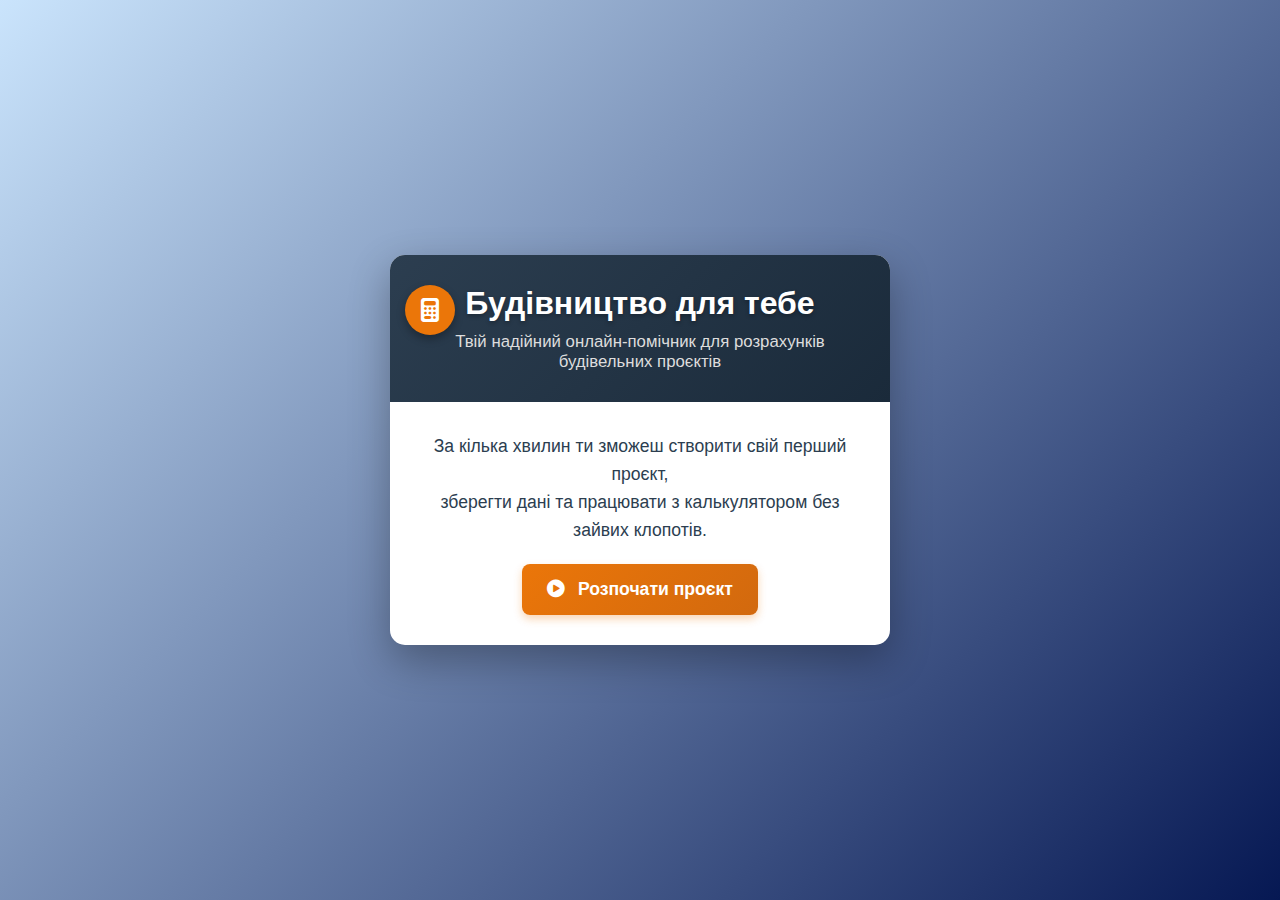
<file: index.html>
<!DOCTYPE html>
<html lang="uk">
<head>
    <meta charset="UTF-8">
    <meta name="viewport" content="width=device-width, initial-scale=1.0">
    <title>Будівельний калькулятор</title>
    <link rel="stylesheet" href="styles/style.css">
    <link rel="stylesheet" href="https://cdnjs.cloudflare.com/ajax/libs/font-awesome/6.4.0/css/all.min.css">
</head>
<body>
    <div class="welcome-container">
        <div class="header">
            <div class="logo">
                <i class="fas fa-calculator"></i>
            </div>
            <h1>Будівництво для тебе</h1>
            <p>Твій надійний онлайн-помічник для розрахунків будівельних проєктів</p>
        </div>

        <div class="intro">
            <p class="welcome-text">
                За кілька хвилин ти зможеш створити свій перший проєкт,<br>
                зберегти дані та працювати з калькулятором без зайвих клопотів.
            </p>
            <button class="start-button" onclick="window.location.href='register.html'">
                <i class="fas fa-play-circle"></i> Розпочати проєкт
            </button>
        </div>
    </div>
</body>
</html>
</file>
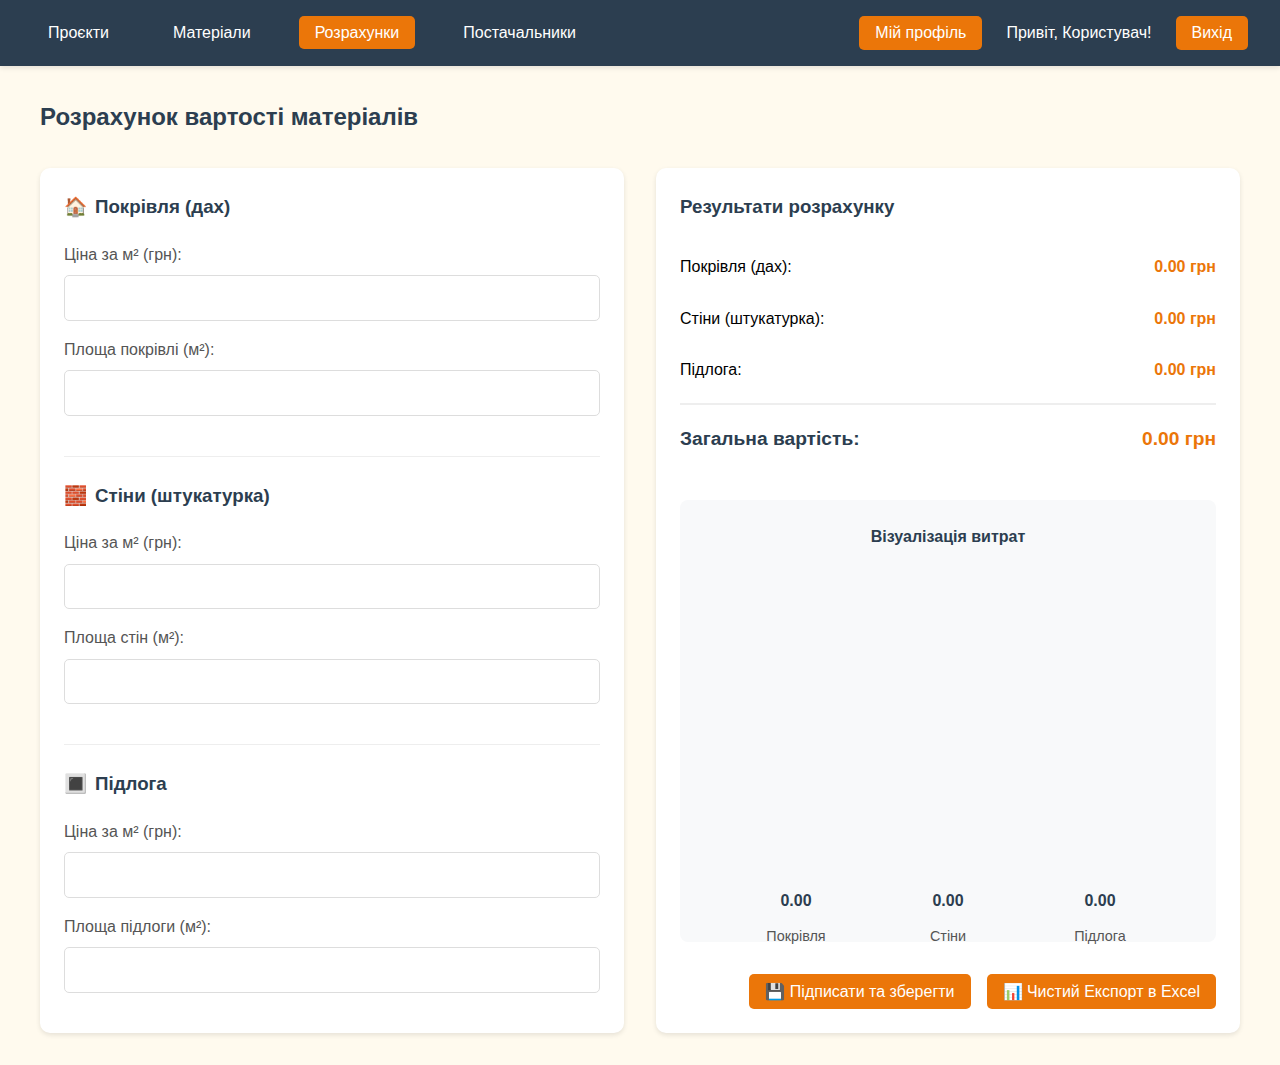
<file: calculations.html>
<!DOCTYPE html>
<html lang="uk">
<head>
    <meta charset="UTF-8">
    <meta name="viewport" content="width=device-width, initial-scale=1.0">
    <title>Розрахунки | Будівельний калькулятор</title>
    <script src="https://cdn.sheetjs.com/xlsx-0.20.0/package/dist/xlsx.full.min.js"></script>
    <link rel="stylesheet" href="styles/style6.css">
</head>
<body>
    <!-- Навігаційне меню -->
    <header class="dashboard-header">
        <nav class="nav-menu">
            <ul class="nav-list">
                <li><a href="dashboard.html" class="nav-link">Проєкти</a></li>
                <li><a href="materials.html" class="nav-link">Матеріали</a></li>
                <li><a href="calculation.html" class="nav-link active">Розрахунки</a></li>
                <li><a href="suppliers.html" class="nav-link">Постачальники</a></li>
            </ul>
        </nav>
        <div class="user-panel">
            <button class="profile" onclick="window.location.href='profile.html'">Мій профіль</button>
            <span class="username">Привіт, Користувач!</span>
            <button class="logout-btn" onclick="window.location.href='login.html'">Вихід</button>
        </div>
    </header>

    <!-- Основний вміст -->
    <main class="dashboard-main">
        <div class="section-header">
            <h2 class="section-title">Розрахунок вартості матеріалів</h2>
        </div>
        
        <div class="calculation-container">
            <!-- Ліва колонка: Введення даних -->
            <div class="input-section">
                <div class="calculation-block">
                    <h3 class="block-title">
                        <span>🏠</span> Покрівля (дах)
                    </h3>
                    <div class="input-group">
                        <label for="roof-price">Ціна за м² (грн):</label>
                        <input type="number" id="roof-price" min="0" step="0.01" value="">
                    </div>
                    <div class="input-group">
                        <label for="roof-area">Площа покрівлі (м²):</label>
                        <input type="number" id="roof-area" min="0" step="0.1" value="">
                    </div>
                </div>
                
                <div class="calculation-block">
                    <h3 class="block-title">
                        <span>🧱</span> Стіни (штукатурка)
                    </h3>
                    <div class="input-group">
                        <label for="walls-price">Ціна за м² (грн):</label>
                        <input type="number" id="walls-price" min="0" step="0.01" value="">
                    </div>
                    <div class="input-group">
                        <label for="walls-area">Площа стін (м²):</label>
                        <input type="number" id="walls-area" min="0" step="0.1" value="">
                    </div>
                </div>
                
                <div class="calculation-block">
                    <h3 class="block-title">
                        <span>🔳</span> Підлога
                    </h3>
                    <div class="input-group">
                        <label for="floor-price">Ціна за м² (грн):</label>
                        <input type="number" id="floor-price" min="0" step="0.01" value="">
                    </div>
                    <div class="input-group">
                        <label for="floor-area">Площа підлоги (м²):</label>
                        <input type="number" id="floor-area" min="0" step="0.1" value="">
                    </div>
                </div>
            </div>
            
            <!-- Права колонка: Результати та візуалізація -->
            <div class="result-section">
                <h3 class="block-title">Результати розрахунку</h3>
                
                <div class="result-item">
                    <span>Покрівля (дах):</span>
                    <span class="cost-value" id="roof-result"></span>
                </div>
                
                <div class="result-item">
                    <span>Стіни (штукатурка):</span>
                    <span class="cost-value" id="walls-result"></span>
                </div>
                
                <div class="result-item">
                    <span>Підлога:</span>
                    <span class="cost-value" id="floor-result"></span>
                </div>
                
                <div class="result-item total">
                    <span>Загальна вартість:</span>
                    <span class="cost-value" id="total-result"></span>
                </div>
                
                <div class="visualization">
                    <h4 class="visualization-title">Візуалізація витрат</h4>
                    <div class="cost-bars">
                        <div class="cost-bar" id="roof-bar" style="height: 120px;">
                            <div class="cost-bar-value"></div>
                            <div class="cost-bar-label">Покрівля</div>
                        </div>
                        <div class="cost-bar" id="walls-bar" style="height: 200px;">
                            <div class="cost-bar-value"></div>
                            <div class="cost-bar-label">Стіни</div>
                        </div>
                        <div class="cost-bar" id="floor-bar" style="height: 109px;">
                            <div class="cost-bar-value"></div>
                            <div class="cost-bar-label">Підлога</div>
                        </div>
                    </div>
                </div>
                
                <div class="save-container">
                    <button class="save-btn" id="save-calculation">
                        <span>💾</span> Підписати та зберегти
                    </button>
                    <button class="export-btn" id="export-excel">
                        <span>📊</span> Чистий Експорт в Excel
                    </button>
                </div>
            </div>
        </div>
    </main>
    
    <!-- Модальне вікно для збереження -->
    <div class="modal" id="save-modal">
        <div class="modal-content">
            <div class="modal-header">
                <h3 class="modal-title">Зберегти кошторис</h3>
                <button class="close-btn" id="close-modal">&times;</button>
            </div>
            <div class="modal-input-group">
                <label for="estimate-name">Назва кошторису:</label>
                <input type="text" id="estimate-name" placeholder="Наприклад: Котедж 'Сонячний'">
            </div>
            <div class="modal-input-group">
                <label for="estimate-date">Дата:</label>
                <input type="date" id="estimate-date">
            </div>
            <div class="modal-buttons">
                <button class="export-btn" id="export-only">Експортувати</button>
                <button class="save-btn" id="save-and-export">Зберегти та експортувати</button>
            </div>
        </div>
    </div>

    <script>
        // Отримуємо всі необхідні елементи
        const roofPrice = document.getElementById('roof-price');
        const roofArea = document.getElementById('roof-area');
        const wallsPrice = document.getElementById('walls-price');
        const wallsArea = document.getElementById('walls-area');
        const floorPrice = document.getElementById('floor-price');
        const floorArea = document.getElementById('floor-area');
        
        const roofResult = document.getElementById('roof-result');
        const wallsResult = document.getElementById('walls-result');
        const floorResult = document.getElementById('floor-result');
        const totalResult = document.getElementById('total-result');
        
        const roofBar = document.getElementById('roof-bar');
        const wallsBar = document.getElementById('walls-bar');
        const floorBar = document.getElementById('floor-bar');
        
        const saveBtn = document.getElementById('save-calculation');
        const exportBtn = document.getElementById('export-excel');
        const saveModal = document.getElementById('save-modal');
        const closeModal = document.getElementById('close-modal');
        const exportOnlyBtn = document.getElementById('export-only');
        const saveAndExportBtn = document.getElementById('save-and-export');
        const estimateName = document.getElementById('estimate-name');
        const estimateDate = document.getElementById('estimate-date');
        
        // Поточна дата для поля вводу дати
        const today = new Date().toISOString().split('T')[0];
        estimateDate.value = today;
        
        // Функція для форматування чисел у грошовий формат
        function formatCurrency(value) {
            return value.toFixed(2).replace(/\d(?=(\d{3})+\.)/g, '$& ') + ' грн';
        }
        
        // Функція для форматування чисел для відображення
        function formatNumber(value) {
            return value.toFixed(2).replace(/\d(?=(\d{3})+\.)/g, '$& ');
        }
        
        // Функція для розрахунку вартості
        function calculateCosts() {
            // Отримуємо значення
            const rPrice = parseFloat(roofPrice.value) || 0;
            const rArea = parseFloat(roofArea.value) || 0;
            const wPrice = parseFloat(wallsPrice.value) || 0;
            const wArea = parseFloat(wallsArea.value) || 0;
            const fPrice = parseFloat(floorPrice.value) || 0;
            const fArea = parseFloat(floorArea.value) || 0;
            
            // Розраховуємо вартість
            const roofCost = rPrice * rArea;
            const wallsCost = wPrice * wArea;
            const floorCost = fPrice * fArea;
            const totalCost = roofCost + wallsCost + floorCost;
            
            // Оновлюємо результати
            roofResult.textContent = formatCurrency(roofCost);
            wallsResult.textContent = formatCurrency(wallsCost);
            floorResult.textContent = formatCurrency(floorCost);
            totalResult.textContent = formatCurrency(totalCost);
            
            // Оновлюємо стовпчикову діаграму
            updateVisualization(roofCost, wallsCost, floorCost, totalCost);
            
            return {
                roof: { price: rPrice, area: rArea, cost: roofCost },
                walls: { price: wPrice, area: wArea, cost: wallsCost },
                floor: { price: fPrice, area: fArea, cost: floorCost },
                total: totalCost
            };
        }
        
        // Функція для оновлення візуалізації
        function updateVisualization(roof, walls, floor, total) {
            // Знаходимо максимальне значення для масштабування
            const maxValue = Math.max(roof, walls, floor, 1);
            const scale = 200 / maxValue; // 200px - максимальна висота
            
            roofBar.style.height = (roof * scale) + 'px';
            wallsBar.style.height = (walls * scale) + 'px';
            floorBar.style.height = (floor * scale) + 'px';
            
            // Оновлюємо значення на стовпцях
            roofBar.querySelector('.cost-bar-value').textContent = formatNumber(roof);
            wallsBar.querySelector('.cost-bar-value').textContent = formatNumber(walls);
            floorBar.querySelector('.cost-bar-value').textContent = formatNumber(floor);
        }
        
        // Функція для експорту в Excel
        function exportToExcel() {
            const data = calculateCosts();
            
            // Створюємо робочу книгу
            const wb = XLSX.utils.book_new();
            
            // Додаємо заголовки
            const wsData = [
                ["КОШТОРИС БУДІВЕЛЬНИХ МАТЕРІАЛІВ"],
                ["Назва кошторису:", estimateName.value || "Без назви"],
                ["Дата створення:", estimateDate.value],
                [], // Пустий рядок
                ["Тип робіт", "Ціна за м² (грн)", "Площа (м²)", "Загальна вартість (грн)"],
                [
                    "Покрівля (дах)", 
                    data.roof.price, 
                    data.roof.area, 
                    data.roof.cost
                ],
                [
                    "Стіни (штукатурка)", 
                    data.walls.price, 
                    data.walls.area, 
                    data.walls.cost
                ],
                [
                    "Підлога", 
                    data.floor.price, 
                    data.floor.area, 
                    data.floor.cost
                ],
                [],
                ["Загальна вартість", "", "", data.total]
            ];
            
            // Створюємо робочий аркуш
            const ws = XLSX.utils.aoa_to_sheet(wsData);
            
            // Додаємо аркуш до книги
            XLSX.utils.book_append_sheet(wb, ws, "Кошторис");
            
            // Форматуємо комірки
            if (!ws['!merges']) ws['!merges'] = [];
            ws['!merges'].push({s: {r: 0, c: 0}, e: {r: 0, c: 3}});
            ws['!merges'].push({s: {r: 1, c: 1}, e: {r: 1, c: 3}});
            ws['!merges'].push({s: {r: 2, c: 1}, e: {r: 2, c: 3}});
            
            // Генеруємо назву файлу
            const fileName = `кошторис_${estimateName.value || 'без_назви'}_${estimateDate.value}.xlsx`;
            
            // Записуємо файл
            XLSX.writeFile(wb, fileName);
        }
        
        // Додаємо обробники подій для всіх полів вводу
        const inputs = document.querySelectorAll('input[type="number"]');
        inputs.forEach(input => {
            input.addEventListener('input', calculateCosts);
        });
        
        // Обробник для кнопки збереження
        saveBtn.addEventListener('click', function() {
            saveModal.style.display = 'flex';
        });
        
        // Обробник для кнопки експорту
        exportBtn.addEventListener('click', function() {
            exportToExcel();
        });
        
        // Обробник для кнопки закриття модального вікна
        closeModal.addEventListener('click', function() {
            saveModal.style.display = 'none';
        });
        
        // Обробник для кнопки "Експортувати" у модальному вікні
        exportOnlyBtn.addEventListener('click', function() {
            exportToExcel();
            saveModal.style.display = 'none';
        });
        
        // Обробник для кнопки "Зберегти та експортувати"
        saveAndExportBtn.addEventListener('click', function() {
            // Тут буде логіка збереження в базі даних
            alert('Кошторис збережено в системі!');
            exportToExcel();
            saveModal.style.display = 'none';
        });
        
        // Закриваємо модальне вікно при кліку за його межами
        window.addEventListener('click', function(e) {
            if (e.target === saveModal) {
                saveModal.style.display = 'none';
            }
        });
        
        // Виконуємо початковий розрахунок
        calculateCosts();
    </script>
</body>
</html>
</file>
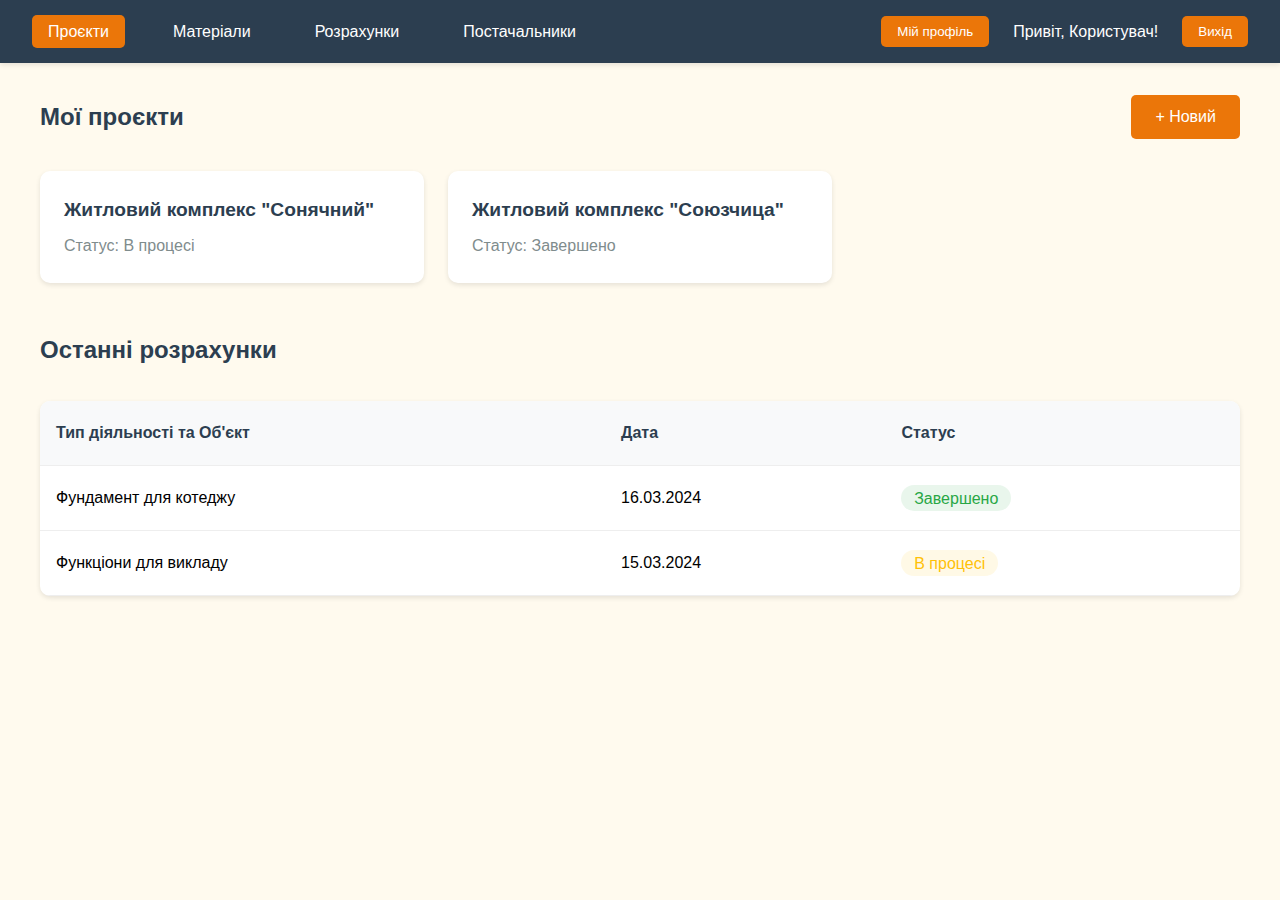
<file: dashboard.html>
<!DOCTYPE html>
<html lang="uk">
<head>
    <meta charset="UTF-8">
    <meta name="viewport" content="width=device-width, initial-scale=1.0">
    <title>Дашборд | Будівельний калькулятор</title>
    <link rel="stylesheet" href="styles/style3.css">
</head>
<body>
    <!-- Навігаційне меню -->
    <header class="dashboard-header">
        <nav class="nav-menu">
            <ul class="nav-list">
                <li><a href="#" class="nav-link active">Проєкти</a></li>
                <li><a href="materials.html" class="nav-link">Матеріали</a></li>
                <li><a href="calculations.html" class="nav-link">Розрахунки</a></li>
                <li><a href="suppliers.html" class="nav-link">Постачальники</a></li>
            </ul>
        </nav>
        <div class="user-panel">
            <button class="profile" onclick="window.location.href='profile.html'">Мій профіль</button>
            <span class="username">Привіт, Користувач!</span>
            <button class="logout-btn" onclick="window.location.href='login.html'">Вихід</button>
        </div>
    </header>

    <!-- Основний вміст -->
    <main class="dashboard-main">
        <!-- Секція "Мої проекти" -->
        <section class="projects-section">
            <div class="section-header">
                <h2 class="section-title">Мої проєкти</h2>
               <button class="new-project-btn" onclick="window.location.href='new-project.html'">+ Новий</button>
            </div>
            <div class="projects-list">
                <div class="project-card">
                    <h3 class="project-title">Житловий комплекс "Сонячний"</h3>
                    <p class="project-status">Статус: В процесі</p>
                </div>
                <div class="project-card">
                    <h3 class="project-title">Житловий комплекс "Союзчица"</h3>
                    <p class="project-status">Статус: Завершено</p>
                </div>
            </div>
        </section>

        <!-- Секція "Останні розрахунки" -->
        <section class="calculations-section">
            <div class="section-header">
                <h2 class="section-title">Останні розрахунки</h2> <!-- Додано клас -->
            </div>
            <table class="calculations-table">
                <thead>
                    <tr>
                        <th>Тип діяльності та Об'єкт</th>
                        <th>Дата</th>
                        <th>Статус</th>
                    </tr>
                </thead>
                <tbody>
                    <tr>
                        <td>Фундамент для котеджу</td>
                        <td>16.03.2024</td>
                        <td><span class="status-completed">Завершено</span></td>
                    </tr>
                    <tr>
                        <td>Функціони для викладу</td>
                        <td>15.03.2024</td>
                        <td><span class="status-in-progress">В процесі</span></td>
                    </tr>
                </tbody>
            </table>
        </section>
    </main>
</body>
</html>
</file>
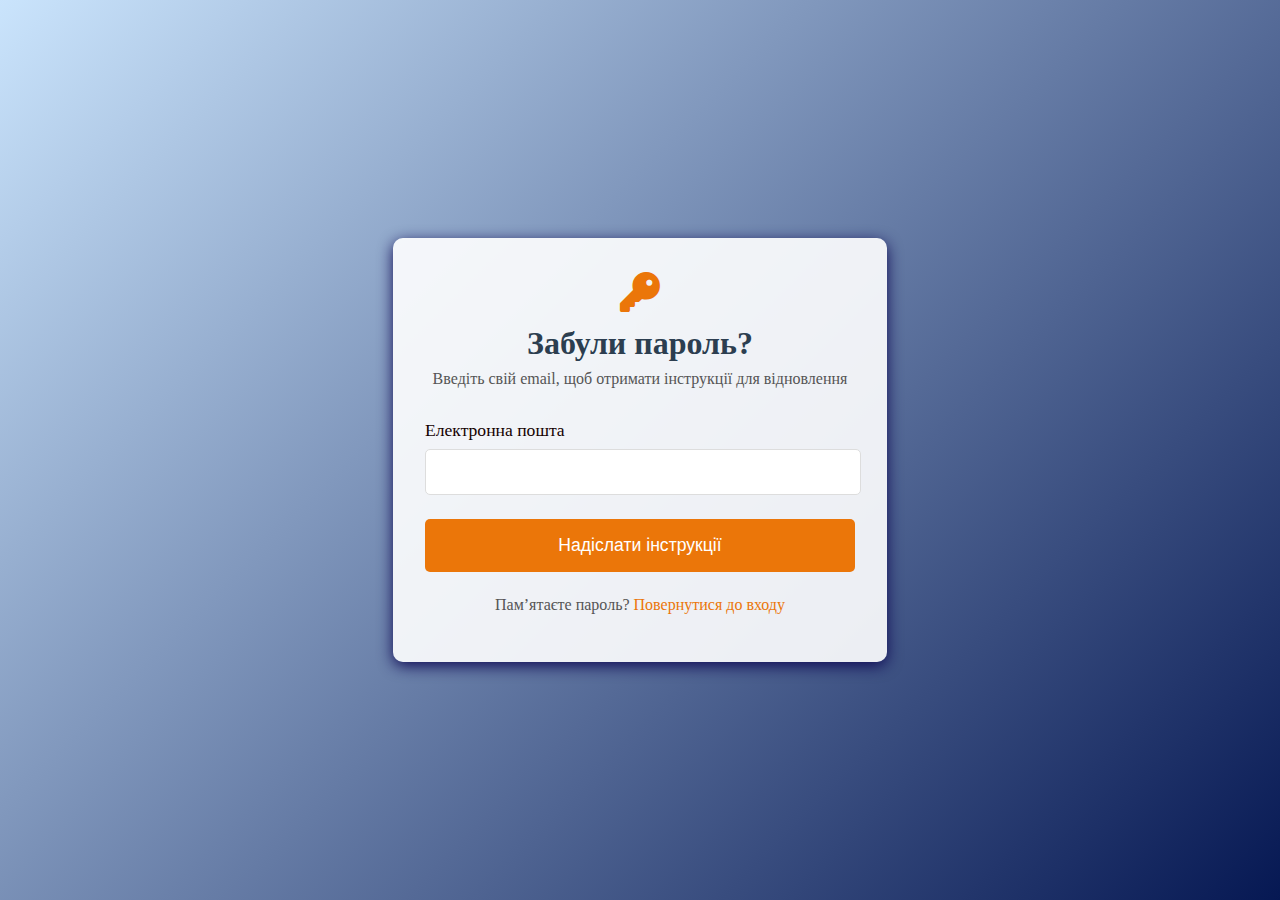
<file: forgot-password.html>
<!DOCTYPE html>
<html lang="uk">
<head>
    <meta charset="UTF-8">
    <meta name="viewport" content="width=device-width, initial-scale=1.0">
    <title>Забули пароль | Будівельний калькулятор</title>
    <link rel="stylesheet" href="https://cdnjs.cloudflare.com/ajax/libs/font-awesome/6.4.0/css/all.min.css">
       <link rel="stylesheet" href="styles/style0.css">
</head>
<body>
    <div class="auth-container">
        <div class="auth-header">
            <div class="logo">
                <i class="fas fa-key"></i>
            </div>
            <h1>Забули пароль?</h1>
            <p>Введіть свій email, щоб отримати інструкції для відновлення</p>
        </div>

        <form onsubmit="recoverPassword(event)">
            <div class="input-group">
                <label for="email">Електронна пошта</label>
                <input type="email" id="email" required>
            </div>

            <button type="submit" class="auth-button">Надіслати інструкції</button>

            <p class="register-link">
                Пам’ятаєте пароль? <a href="login.html">Повернутися до входу</a>
            </p>
        </form>
    </div>

    <script>
        function recoverPassword(event) {
            event.preventDefault();
            const email = document.getElementById('email').value.trim();
            
            if (email) {
                alert("Інструкції для відновлення надіслані на: " + email);
                // Тут можна зробити реальну відправку через fetch або XMLHttpRequest
                // fetch('/api/password-reset', { method: 'POST', body: JSON.stringify({email}) ... });
            } else {
                alert("Будь ласка, введіть адресу електронної пошти.");
            }
        }
    </script>
</body>
</html>
</file>
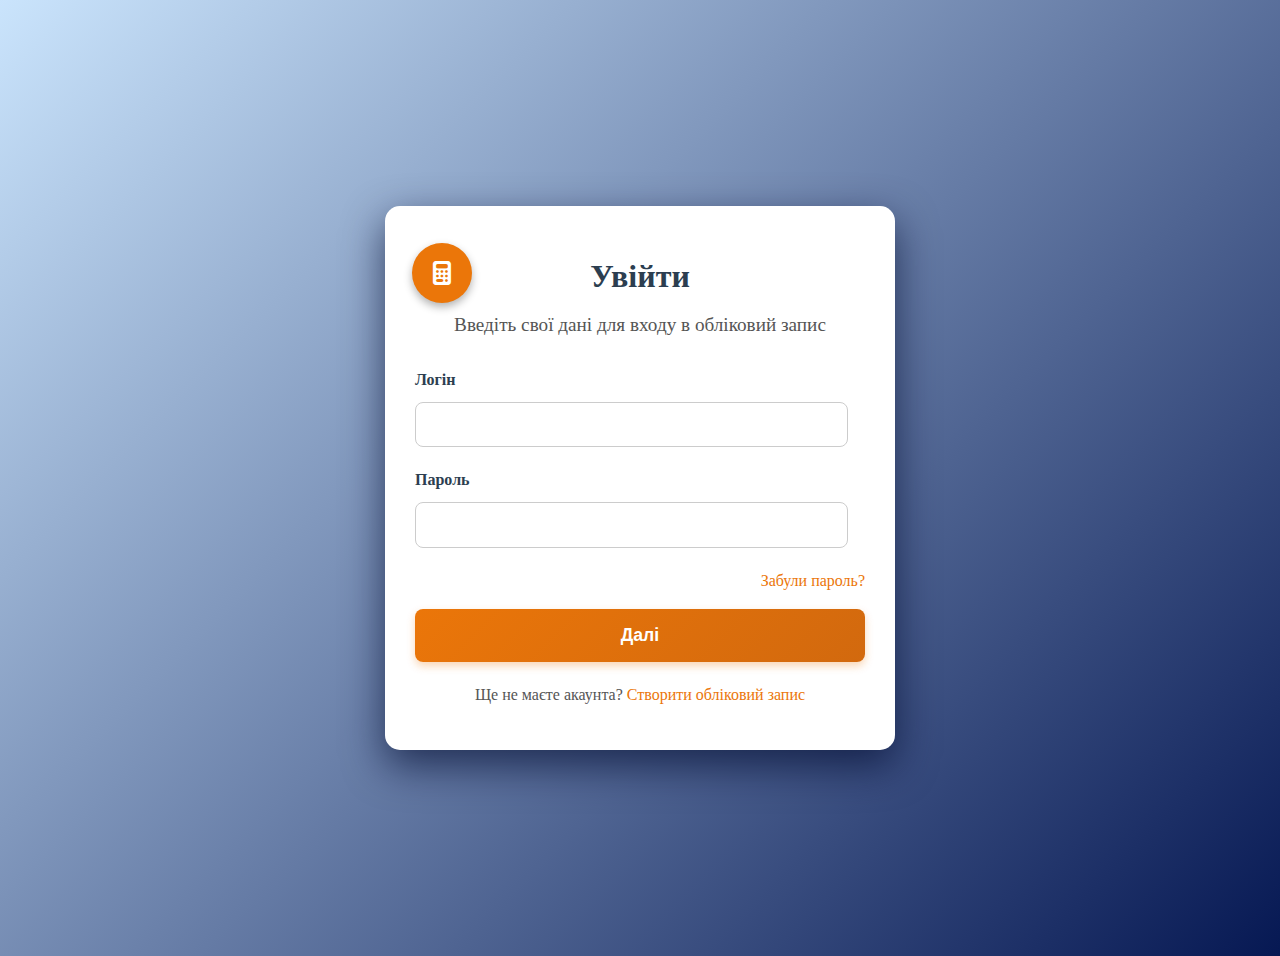
<file: login.html>
<!DOCTYPE html>
<html lang="uk">
<head>
    <meta charset="UTF-8">
    <meta name="viewport" content="width=device-width, initial-scale=1.0">
    <title>Увійти | Будівельний калькулятор</title>
    <link rel="stylesheet" href="styles/style1.css">
    <link rel="stylesheet" href="https://cdnjs.cloudflare.com/ajax/libs/font-awesome/6.4.0/css/all.min.css">
</head>
<body>
    <div class="auth-container">
        <div class="auth-header">
            <div class="logo">
                <i class="fas fa-calculator"></i>
            </div>
            <h1>Увійти</h1>
            <p>Введіть свої дані для входу в обліковий запис</p>
        </div>

        <form class="auth-form" onsubmit="loginUser(event)">
            <div class="input-group">
                <label for="login">Логін</label>
                <input type="text" id="login" required>
            </div>

            <div class="input-group">
                <label for="password">Пароль</label>
                <input type="password" id="password" required>
            </div>

         <a href="forgot-password.html" class="forgot-password">Забули пароль?</a>
            <button type="submit" class="auth-button">Далі</button>
            <p class="register-link">
                Ще не маєте акаунта? <a href="register.html">Створити обліковий запис</a>
            </p>
        </form>
    </div>
</body>
</html>
</file>
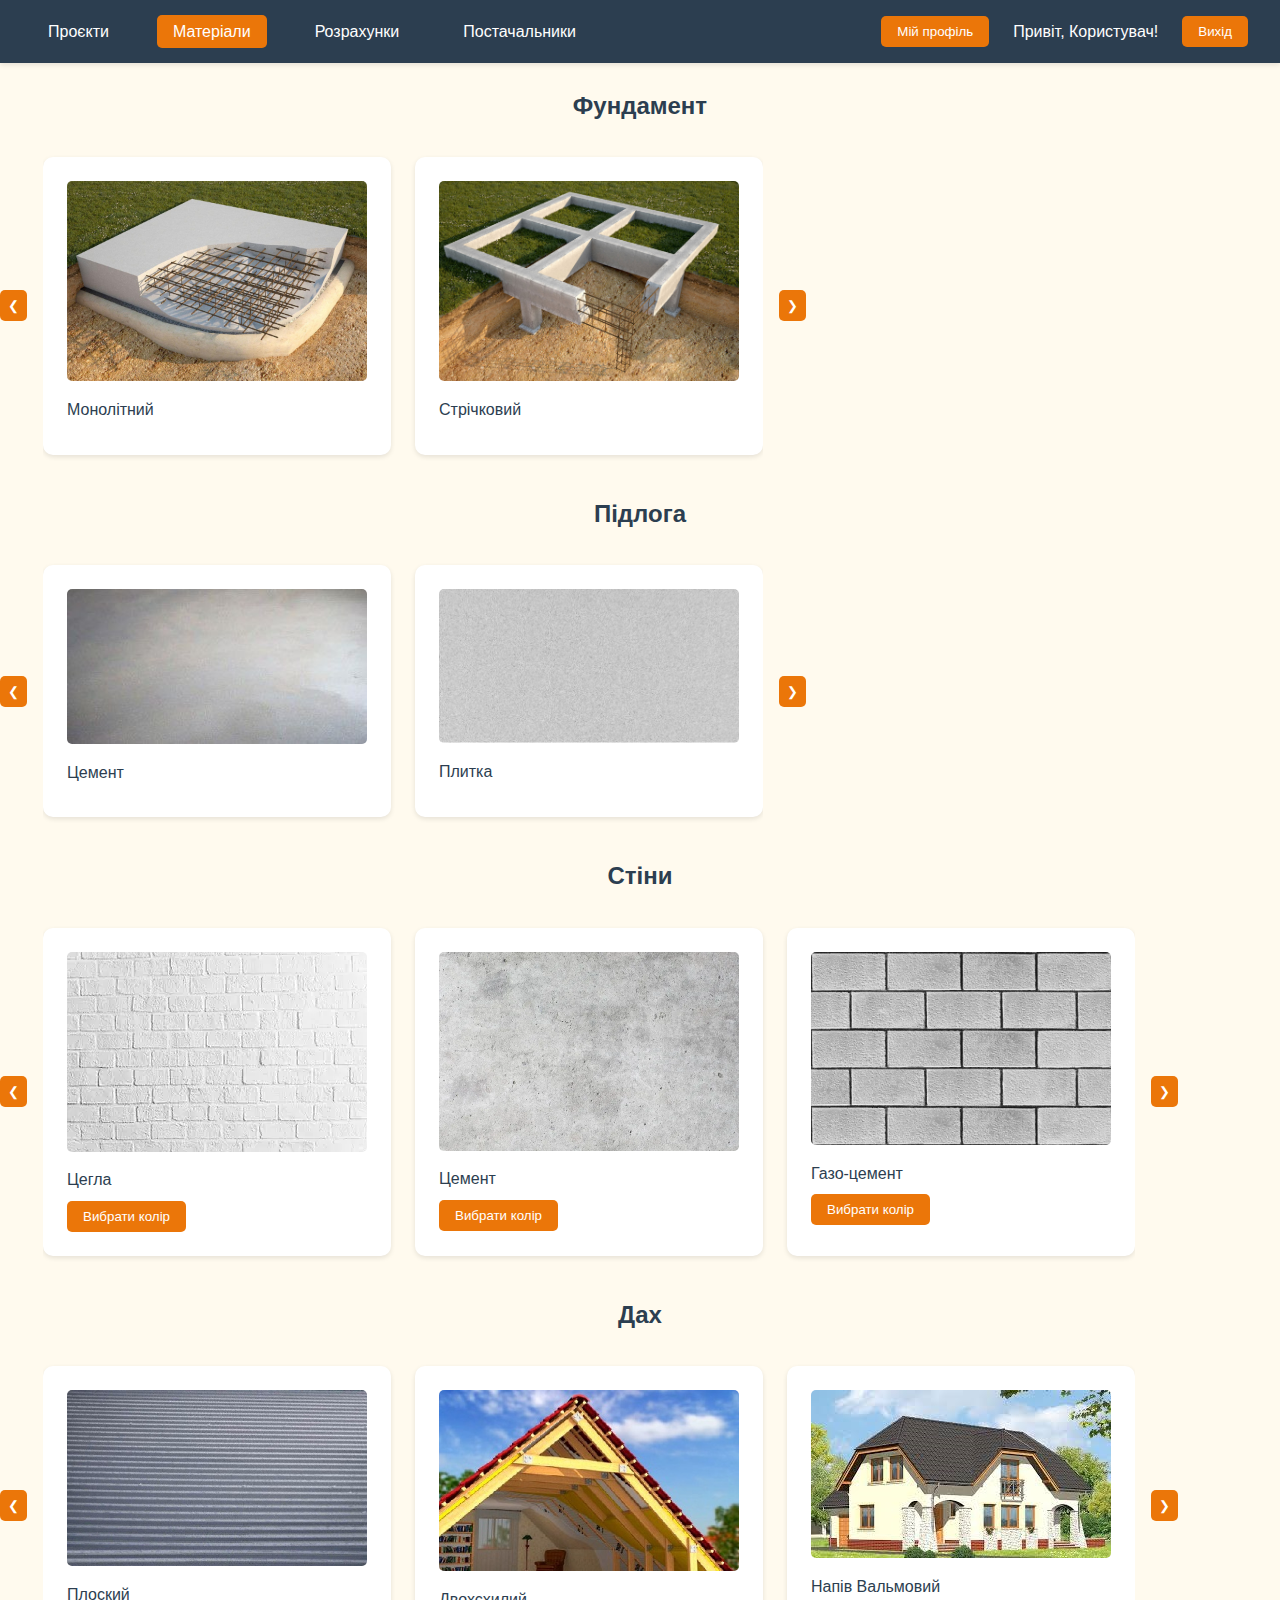
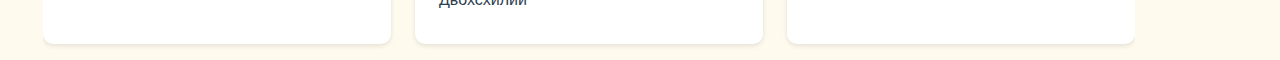
<file: materials.html>
<!DOCTYPE html>
<html lang="uk">
<head>
    <meta charset="UTF-8">
    <meta name="viewport" content="width=device-width, initial-scale=1.0">
    <title>Матеріали | Будівельний калькулятор</title>
    <link rel="stylesheet" href="styles/style5.css">
</head>
<body>
    <!-- Навігаційне меню -->
    <header class="dashboard-header">
        <nav class="nav-menu">
            <ul class="nav-list">
                <li><a href="dashboard.html" class="nav-link">Проєкти</a></li>
                <li><a href="#" class="nav-link active">Матеріали</a></li>
                <li><a href="calculations.html" class="nav-link">Розрахунки</a></li>
                <li><a href="suppliers.html" class="nav-link">Постачальники</a></li>
            </ul>
        </nav>
        <div class="user-panel">
            <button class="profile" onclick="window.location.href='profile.html'">Мій профіль</button>
            <span class="username">Привіт, Користувач!</span>
            <button class="logout-btn" onclick="window.location.href='login.html'">Вихід</button>
        </div>
    </header>

    <!-- Основний вміст -->
    <main class="dashboard-main">
         <h3 class="catalog-title">Фундамент</h3> <!-- Додано заголовок каталогу -->
        <div class="materials-carousel">
            <button class="carousel-button left" onclick="scrollCarousel(-1)">&#10094;</button>
            <div class="materials-list">
                <div class="material-card">
                    <div class="image-container">
                        <img src="styles/images/foundation1.jpg" alt="Цілий" class="material-image">
                        <div class="color-mask" style="background-color: rgba(255, 255, 255, 0);"></div>
                    </div>
                    <p class="material-description">Монолітний</p>
                </div>
                <div class="material-card">
                    <div class="image-container">
                        <img src="styles/images/foundation2.jpeg" alt="Стрічковий" class="material-image">
                        <div class="color-mask" style="background-color: rgba(255, 255, 255, 0);"></div>
                    </div>
                    <p class="material-description">Стрічковий</p>
                </div>
                <!-- Додайте більше карток матеріалів за потреби -->
            </div>
            <button class="carousel-button right" onclick="scrollCarousel(1)">&#10095;</button>
        </div>

        <h3 class="catalog-title">Підлога</h3> <!-- Додано заголовок каталогу -->
        <div class="materials-carousel">
            <button class="carousel-button left" onclick="scrollCarousel(-1)">&#10094;</button>
            <div class="materials-list">
                <div class="material-card">
                    <div class="image-container">
                        <img src="styles/images/floor1.jpg" alt="Назва матеріалу 1" class="material-image">
                        <div class="color-mask" style="background-color: rgba(255, 255, 255, 0);"></div>
                    </div>
                    <p class="material-description">Цемент</p>
                </div>
                <div class="material-card">
                    <div class="image-container">
                        <img src="styles/images/floor2.jpg" alt="Назва матеріалу 2" class="material-image">
                        <div class="color-mask" style="background-color: rgba(255, 255, 255, 0);"></div>
                    </div>
                    <p class="material-description">Плитка</p>
                </div>
                <!-- Додайте більше карток матеріалів за потреби -->
            </div>
            <button class="carousel-button right" onclick="scrollCarousel(1)">&#10095;</button>
        </div>    
<h3 class="catalog-title">Стіни</h3> <!-- Додано заголовок каталогу -->
        <div class="materials-carousel">
            <button class="carousel-button left" onclick="scrollCarousel(-1)">&#10094;</button>
            <div class="materials-list">
                <div class="material-card">
                    <div class="image-container">
                        <img src="styles/images/wall1.webp" alt="Назва матеріалу 1" class="material-image">
                        <div class="color-mask" style="background-color: rgba(255, 255, 255, 0);"></div>
                    </div>
                    <p class="material-description">Цегла</p>
                    <button class="color-picker" onclick="openColorPicker(this)">Вибрати колір</button>
                </div>
                <div class="material-card">
                    <div class="image-container">
                        <img src="styles/images/wall2.jpg" alt="Назва матеріалу 2" class="material-image">
                        <div class="color-mask" style="background-color: rgba(255, 255, 255, 0);"></div>
                    </div>
                    <p class="material-description">Цемент</p>
                    <button class="color-picker" onclick="openColorPicker(this)">Вибрати колір</button>
                </div>
                <div class="material-card">
                    <div class="image-container">
                        <img src="styles/images/wall3.jpg" alt="Назва матеріалу 3" class="material-image">
                        <div class="color-mask" style="background-color: rgba(255, 255, 255, 0);"></div>
                    </div>
                    <p class="material-description">Газо-цемент</p>
                    <button class="color-picker" onclick="openColorPicker(this)">Вибрати колір</button>
                </div>
                <!-- Додайте більше карток матеріалів за потреби -->
            </div>
            <button class="carousel-button right" onclick="scrollCarousel(1)">&#10095;</button>
        </div>

        <h3 class="catalog-title">Дах</h3> <!-- Додано заголовок каталогу -->
                <div class="materials-carousel">
            <button class="carousel-button left" onclick="scrollCarousel(-1)">&#10094;</button>
            <div class="materials-list">
                <div class="material-card">
                    <div class="image-container">
                        <img src="styles/images/roof1.jpg" alt="Назва матеріалу 1" class="material-image">
                        <div class="color-mask" style="background-color: rgba(255, 255, 255, 0);"></div>
                    </div>
                    <p class="material-description">Плоский</p>
                </div>
                <div class="material-card">
                    <div class="image-container">
                        <img src="styles/images/roof2.jpg" alt="Назва матеріалу 2" class="material-image">
                        <div class="color-mask" style="background-color: rgba(255, 255, 255, 0);"></div>
                    </div>
                    <p class="material-description">Двохсхилий</p>
                   
                </div>
                <div class="material-card">
                    <div class="image-container">
                        <img src="styles/images/roof3.jfif" alt="Назва матеріалу 3" class="material-image">
                        <div class="color-mask" style="background-color: rgba(255, 255, 255, 0);"></div>
                    </div>
                    <p class="material-description">Напів Вальмовий</p>
                </div>
                <!-- Додайте більше карток матеріалів за потреби -->
            </div>
            <button class="carousel-button right" onclick="scrollCarousel(1)">&#10095;</button>
        </div>
    </main>
    <script>
        function openColorPicker(button) {
            const colorInput = document.createElement('input');
            colorInput.type = 'color';
            colorInput.oninput = function() {
                const card = button.parentElement;
                const mask = card.querySelector('.color-mask');
                mask.style.backgroundColor = colorInput.value; // Застосування кольору до маски
                mask.style.opacity = 0.5; // Задаємо непрозорість маски
            };
            colorInput.click();
        }

        function scrollCarousel(direction) {
            const carousel = document.querySelector('.materials-list');
            const scrollAmount = 300; // Кількість пікселів для прокручування
            carousel.scrollBy({
                left: direction * scrollAmount,
                behavior: 'smooth'
            });
        }
    </script>
</body>
</html>
</file>
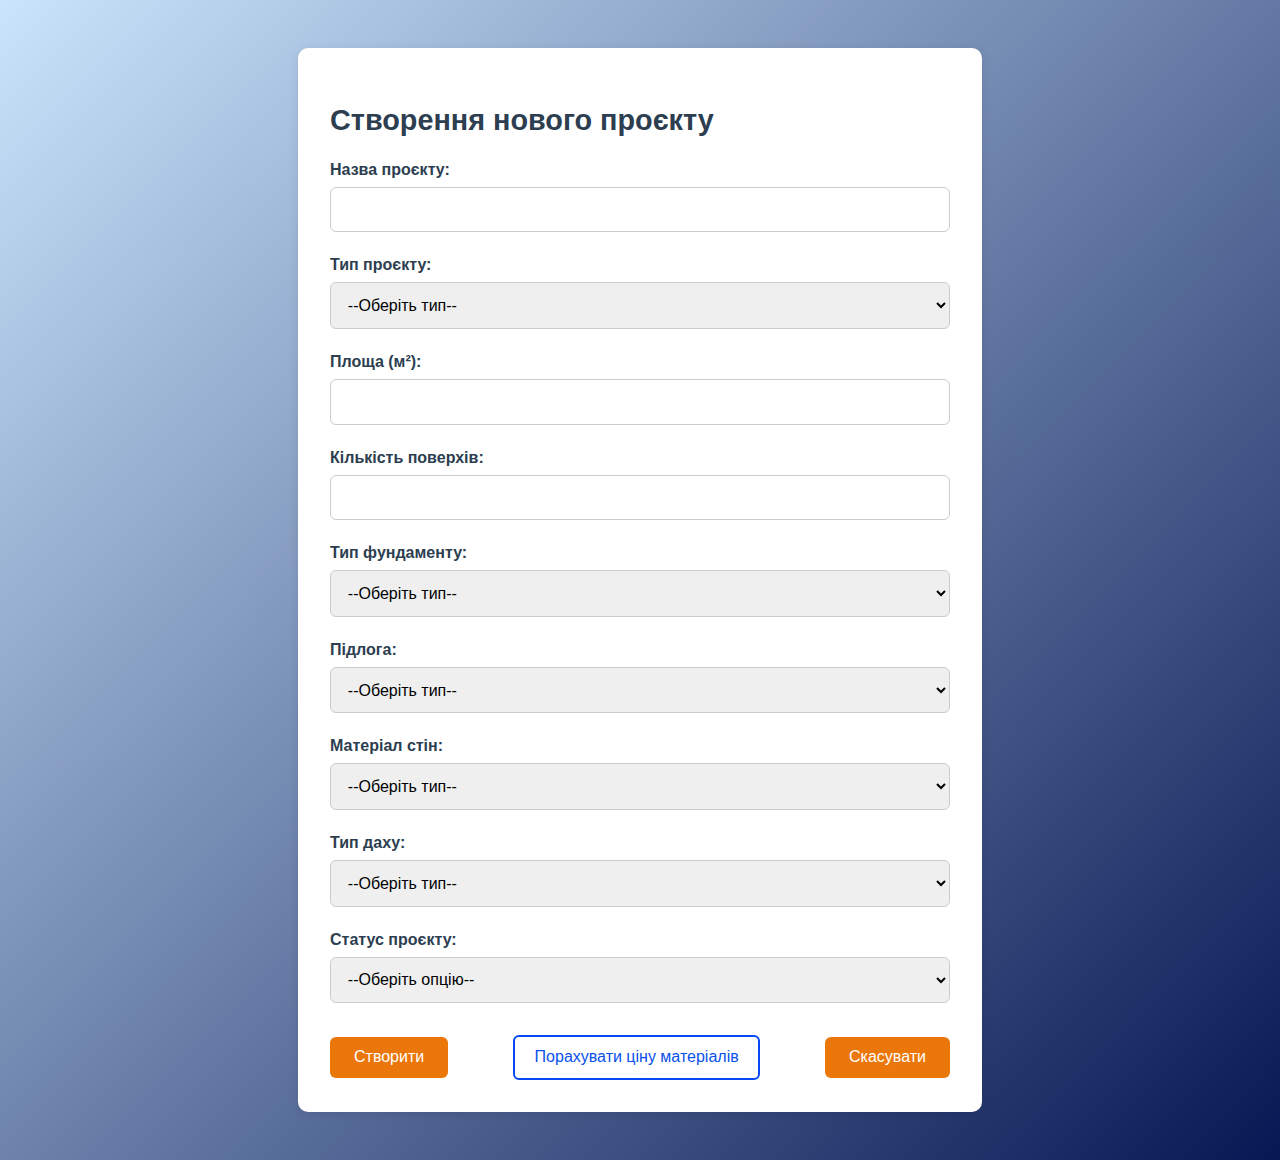
<file: new-project.html>
<!DOCTYPE html>
<html lang="uk">
<head>
  <meta charset="UTF-8">
  <meta name="viewport" content="width=device-width, initial-scale=1">
  <title>Створення нового проєкту</title>
  <link rel="stylesheet" href="styles/style4.css">
  <div class="project-form-container">
    <h2 class="project-form-title">Створення нового проєкту</h2>
    <form action="save-project" method="post">
      <div class="form-group">
        <label for="project-name">Назва проєкту:</label>
        <input type="text" id="project-name" name="project-name" required>
      </div>

      <div class="form-group">
        <label for="project-type">Тип проєкту:</label>
        <select id="project-type" name="project-type" required>
          <option value="">--Оберіть тип--</option>
          <option value="residential">Житловий будинок</option>
          <option value="commercial">Комерційна будівля</option>
        </select>
      </div>


      <div class="form-group">
        <label for="square">Площа (м²):</label>
        <input type="number" id="square" name="square" required>
      </div>

      <div class="form-group">
        <label for="floors">Кількість поверхів:</label>
        <input type="number" id="floors" name="floors" min="1" max="10">
      </div>

      <div class="form-group">
        <label for="foundation">Тип фундаменту:</label>
        <select id="foundation" name="foundation">
          <option value="">--Оберіть тип--</option>
          <option value="full">Цілий</option>
          <option value="partly">Стрічковий</option>
        </select>
      </div>

 <div class="form-group">
        <label for="floor">Підлога:</label>
        <select id="floor" name="floor">
          <option value="">--Оберіть тип--</option>
          <option value="cement">Цемент</option>
          <option value="tile coating">Покриття плитою</option>
        </select>
      </div>

      <div class="form-group">
        <label for="walls">Матеріал стін:</label>
        <select id="walls" name="walls">
          <option value="">--Оберіть тип--</option>
          <option value="brick">Цегла</option>
          <option value="aerated">Газобетон</option>
          <option value="beton">Бетон</option>
        </select>
      </div>

      <div class="form-group">
        <label for="roof">Тип даху:</label>
        <select id="roof" name="roof">
          <option value="">--Оберіть тип--</option>
          <option value="flat">Плоский</option>
          <option value="gable">Двосхилий</option>
          <option value="hip">Напів Вальмовий</option>
        </select>
      </div>
<div class="form-group">
        <label for="project_status">Статус проєкту:</label>
        <select id="status" name="status">
          <option value="">--Оберіть опцію--</option>
          <option value="started">Почато</option>
          <option value="in process">В процесі</option>
          <option value="complete">Завершено</option>
        </select>
      </div>


     <div class="form-buttons">
  <button type="submit" class="create-btn">Створити</button>
  <a href="calculations.html" class="link-btn">Порахувати ціну матеріалів</a>
  <a href="dashboard.html" class="cancel-btn">Скасувати</a>
  
</div>

      </div>
    </form>
  </div>

</body>
</html>
</file>
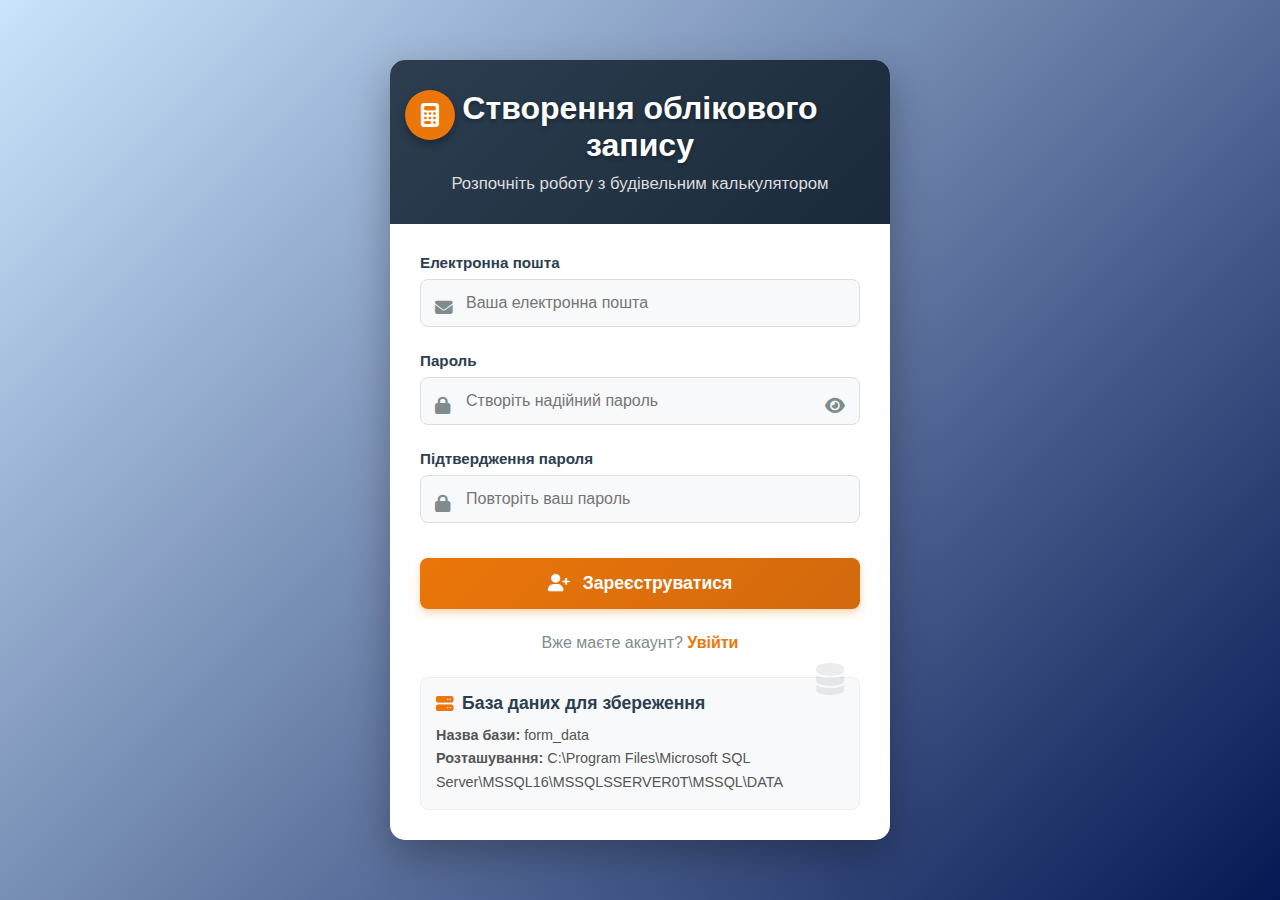
<file: register.html>
<!DOCTYPE html>
<html lang="uk">
<head>
    <meta charset="UTF-8">
    <meta name="viewport" content="width=device-width, initial-scale=1.0">
    <title>Реєстрація | Будівельний калькулятор</title>
    <link rel="stylesheet" href="styles/style2.css">
    <link rel="stylesheet" href="https://cdnjs.cloudflare.com/ajax/libs/font-awesome/6.4.0/css/all.min.css">
</head>
<body>
    <div class="registration-container">
        <div class="header">
            <div class="logo">
                <i class="fas fa-calculator"></i>
            </div>
            <h1>Створення облікового запису</h1>
            <p>Розпочніть роботу з будівельним калькулятором</p>
        </div>
        
        <div class="form-container">
            <form id="registrationForm">
                <div class="form-group">
                    <label for="email">Електронна пошта</label>
                    <i class="fas fa-envelope input-icon"></i>
                    <input type="email" id="email" required placeholder="Ваша електронна пошта">
                </div>
                
                <div class="form-group">
                    <label for="password">Пароль    </label>
                    <i class="fas fa-lock input-icon"></i>
                    <input type="password" id="password" required placeholder="Створіть надійний пароль">
                    <i class="fas fa-eye password-toggle" id="togglePassword"></i>
                </div>
                
                <div class="form-group">
                    <label for="confirmPassword">Підтвердження пароля</label>
                    <i class="fas fa-lock input-icon"></i>
                    <input type="password" id="confirmPassword" required placeholder="Повторіть ваш пароль">
                    <div class="error-message" id="passwordError">Паролі не співпадають!</div>
                </div>
                
                <button type="submit" class="register-button" id="registerButton">
                    <i class="fas fa-user-plus"></i> Зареєструватися
                </button>
                
                <div class="progress-container" id="progressContainer">
                    <div class="progress-bar" id="progressBar"></div>
                </div>
                
                <div class="success-message" id="successMessage">
                    <i class="fas fa-check-circle"></i> Реєстрація успішна! Дані збережено в базу даних.
                </div>
                
                <div class="login-link">
                    Вже маєте акаунт? <a href="login.html">Увійти</a>
                </div>
                
                <div class="database-info">
                    <i class="fas fa-database db-icon"></i>
                    <h3><i class="fas fa-server"></i> База даних для збереження</h3>
                    <div class="database-details">
                        <p><strong>Назва бази:</strong> form_data</p>
                        <p><strong>Розташування:</strong> C:\Program Files\Microsoft SQL Server\MSSQL16\MSSQLSSERVER0T\MSSQL\DATA</p>
                    </div>
                    
                    <div class="sql-code" id="sqlCode">
                        <span class="sql-keyword">INSERT INTO</span> doc.Users (username, password_hash, email, role, company, contact_info, created_at, updated_at)<br>
                        <span class="sql-keyword">VALUES</span> (<br>
                        &nbsp;&nbsp;@username,<br>
                        &nbsp;&nbsp;@password_hash,<br>
                        &nbsp;&nbsp;@email,<br>
                        &nbsp;&nbsp;@role,<br>
                        &nbsp;&nbsp;@company,<br>
                        &nbsp;&nbsp;@contact_info,<br>
                        &nbsp;&nbsp;GETDATE(),<br>
                        &nbsp;&nbsp;GETDATE()<br>
                        );
                    </div>
                </div>
            </form>
        </div>
    </div>

    <script>
        // Функція для перемикання видимості пароля
        document.getElementById('togglePassword').addEventListener('click', function() {
            const passwordInput = document.getElementById('password');
            const type = passwordInput.getAttribute('type') === 'password' ? 'text' : 'password';
            passwordInput.setAttribute('type', type);
            this.classList.toggle('fa-eye');
            this.classList.toggle('fa-eye-slash');
        });
        
        // Перевірка відповідності паролів
        document.getElementById('confirmPassword').addEventListener('input', function() {
            const password = document.getElementById('password').value;
            const confirmPassword = this.value;
            const passwordError = document.getElementById('passwordError');
            
            if (password !== confirmPassword && confirmPassword !== '') {
                this.style.borderColor = '#dc3545';
                passwordError.style.display = 'block';
            } else {
                this.style.borderColor = password ? '#28a745' : '#ddd';
                passwordError.style.display = 'none';
            }
        });
        
        // Обробка події відправлення форми
        document.getElementById('registrationForm').addEventListener('submit', async function(e) {
            e.preventDefault();
            
            const email = document.getElementById('email').value;
            const password = document.getElementById('password').value;
            const confirmPassword = document.getElementById('confirmPassword').value;
            
            // Валідація пароля
            if (password !== confirmPassword) {
                document.getElementById('passwordError').style.display = 'block';
                return;
            }
            
            // Показуємо індикатор прогресу
            const progressContainer = document.getElementById('progressContainer');
            const progressBar = document.getElementById('progressBar');
            const registerButton = document.getElementById('registerButton');
            const sqlCode = document.getElementById('sqlCode');
            
            progressContainer.style.display = 'block';
            registerButton.disabled = true;
            registerButton.innerHTML = '<i class="fas fa-spinner fa-spin"></i> Обробка...';
            sqlCode.style.display = 'block';
            
         
            try {
             
                const response = await fetch('/api/register', {
                    method: 'POST',
                    headers: {
                        'Content-Type': 'application/json'
                    },
                    body: JSON.stringify({
                        email: email,
                        password: password
                    })
                });
                
                if (!response.ok) {
                    throw new Error('Помилка реєстрації');
                }
            
                
                // Імітація збереження в базу даних
                let progress = 0;
                const interval = setInterval(() => {
                    progress += 10;
                    progressBar.style.width = `${progress}%`;
                    
                    if (progress >= 100) {
                        clearInterval(interval);
                        
                        // Показуємо повідомлення про успіх
                        const successMessage = document.getElementById('successMessage');
                        successMessage.style.display = 'block';
                        
                        registerButton.innerHTML = '<i class="fas fa-check"></i> Успішно зареєстровано';
                        
                        // Очищаємо форму
                        setTimeout(() => {
                            document.getElementById('registrationForm').reset();
                            progressContainer.style.display = 'none';
                            progressBar.style.width = '0%';
                            successMessage.style.display = 'none';
                            sqlCode.style.display = 'none';
                            registerButton.disabled = false;
                            registerButton.innerHTML = '<i class="fas fa-user-plus"></i> Зареєструватися';
                            
                            // Перенаправлення на сторінку входу
                            window.location.href = 'login.html';
                        }, 3000);
                    }
                }, 200);
            } catch (error) {
                console.error('Помилка:', error);
                alert('Сталася помилка при реєстрації. Спробуйте ще раз.');
                progressContainer.style.display = 'none';
                progressBar.style.width = '0%';
                sqlCode.style.display = 'none';
                registerButton.disabled = false;
                registerButton.innerHTML = '<i class="fas fa-user-plus"></i> Зареєструватися';
            }
        });
    </script>
</body>
</html>
</file>
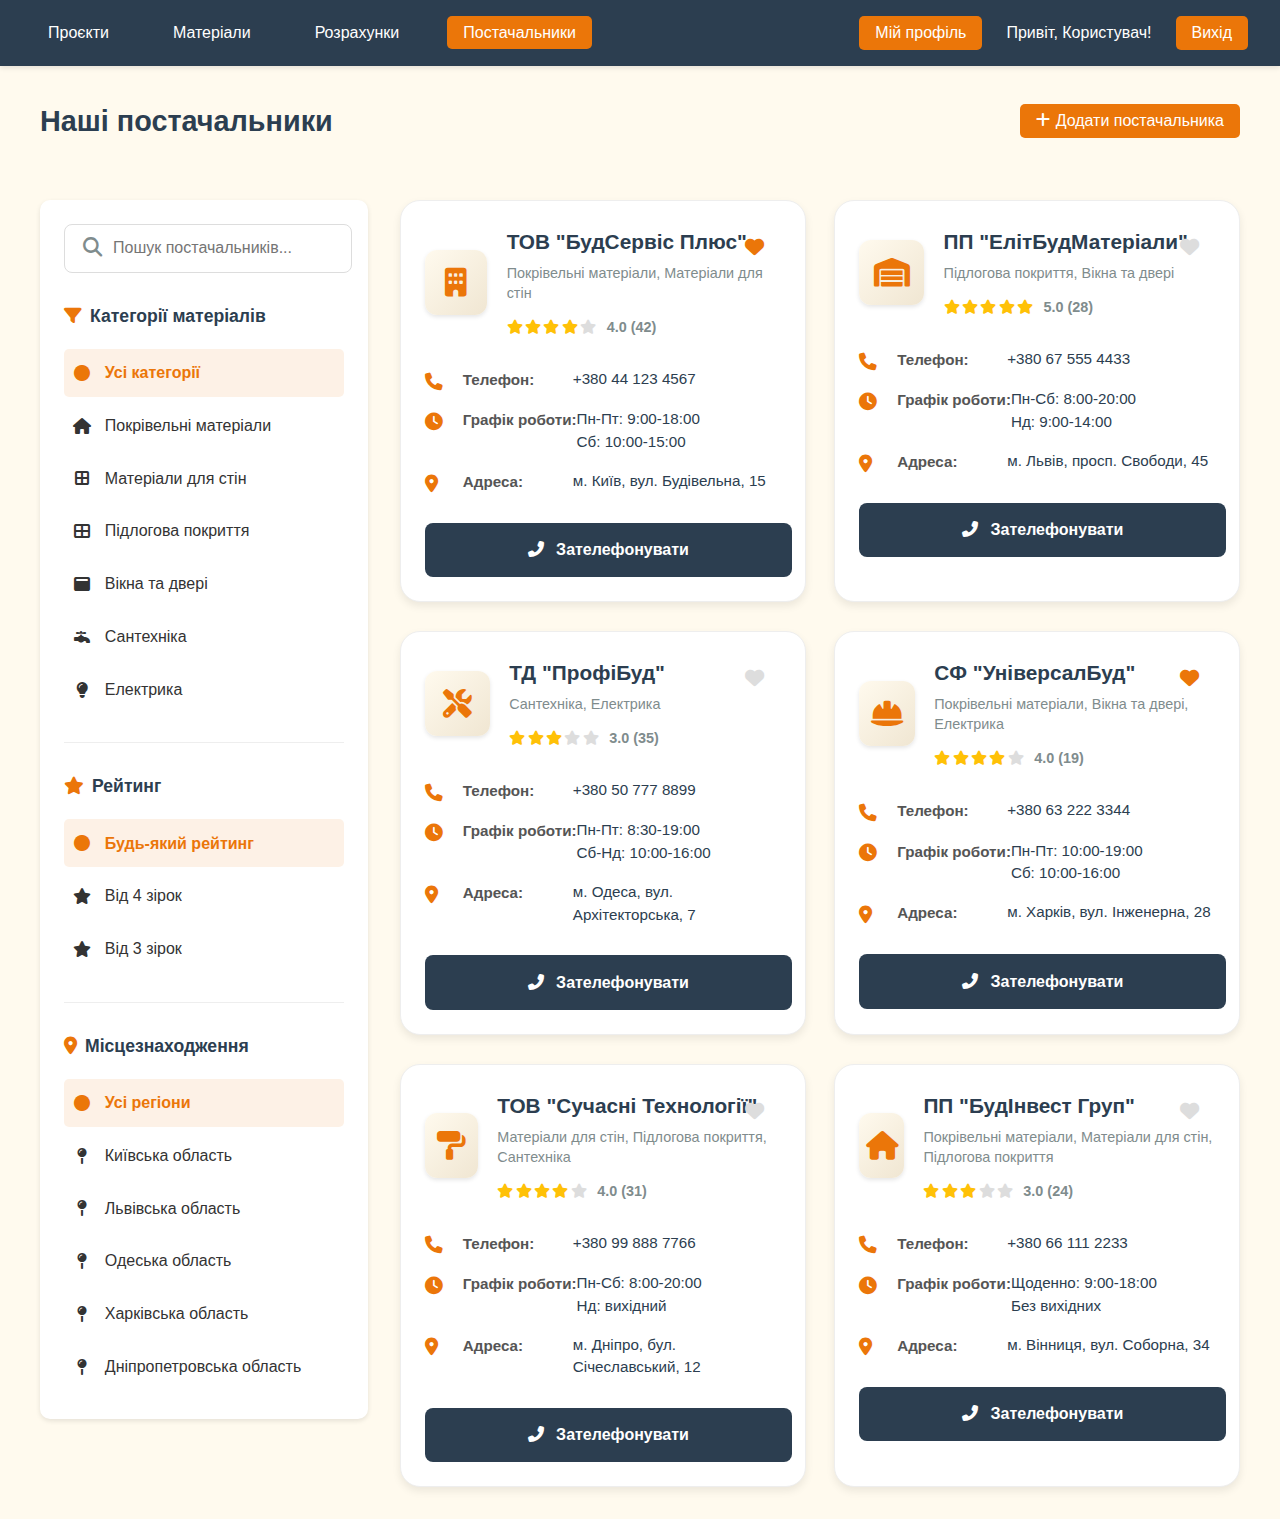
<file: suppliers.html>
<!DOCTYPE html>
<html lang="uk">
<head>
    <meta charset="UTF-8">
    <meta name="viewport" content="width=device-width, initial-scale=1.0">
    <title>Постачальники | Будівельний калькулятор</title>
    <link rel="stylesheet" href="https://cdnjs.cloudflare.com/ajax/libs/font-awesome/6.4.0/css/all.min.css">
       <link rel="stylesheet" href="styles/style7.css">
   
</head>
<body>
    <!-- Навігаційне меню -->
    <header class="dashboard-header">
        <nav class="nav-menu">
            <ul class="nav-list">
                <li><a href="dashboard.html" class="nav-link">Проєкти</a></li>
                <li><a href="materials.html" class="nav-link">Матеріали</a></li>
                <li><a href="calculations.html" class="nav-link">Розрахунки</a></li>
                <li><a href="suppliers.html" class="nav-link active">Постачальники</a></li>
            </ul>
        </nav>
        <div class="user-panel">
            <button class="profile" onclick="window.location.href='profile.html'">Мій профіль</button>
            <span class="username">Привіт, Користувач!</span>
            <button class="logout-btn" onclick="window.location.href='login.html'">Вихід</button>
        </div>
    </header>

    <!-- Основний вміст -->
    <main class="dashboard-main">
        <div class="section-header">
            <h2 class="section-title">Наші постачальники</h2>
            <button class="add-supplier-btn">
                <i class="fas fa-plus"></i> Додати постачальника
            </button>
        </div>
        
        <div class="active-filters">
            <!-- Активні фільтри будуть додаватись сюди -->
        </div>
        
        <div class="suppliers-container">
            <!-- Ліва колонка: Фільтри -->
            <div class="filters-section">
                <div class="search-container">
                    <i class="fas fa-search"></i>
                    <input type="text" id="supplier-search" placeholder="Пошук постачальників...">
                </div>
                
                <div class="filter-group">
                    <h3><i class="fas fa-filter"></i> Категорії матеріалів</h3>
                    <ul class="category-list" id="category-filter">
                        <li class="category-item active" data-filter-type="category" data-filter-value="all">
                            <i class="fas fa-circle"></i> Усі категорії
                        </li>
                        <li class="category-item" data-filter-type="category" data-filter-value="roof">
                            <i class="fas fa-home"></i> Покрівельні матеріали
                        </li>
                        <li class="category-item" data-filter-type="category" data-filter-value="walls">
                            <i class="fas fa-border-all"></i> Матеріали для стін
                        </li>
                        <li class="category-item" data-filter-type="category" data-filter-value="floor">
                            <i class="fas fa-th-large"></i> Підлогова покриття
                        </li>
                        <li class="category-item" data-filter-type="category" data-filter-value="windows">
                            <i class="fas fa-window-maximize"></i> Вікна та двері
                        </li>
                        <li class="category-item" data-filter-type="category" data-filter-value="sanitary">
                            <i class="fas fa-faucet"></i> Сантехніка
                        </li>
                        <li class="category-item" data-filter-type="category" data-filter-value="electrical">
                            <i class="fas fa-lightbulb"></i> Електрика
                        </li>
                    </ul>
                </div>
                
                <div class="filter-group">
                    <h3><i class="fas fa-star"></i> Рейтинг</h3>
                    <ul class="category-list" id="rating-filter">
                        <li class="category-item active" data-filter-type="rating" data-filter-value="0">
                            <i class="fas fa-circle"></i> Будь-який рейтинг
                        </li>
                        <li class="category-item" data-filter-type="rating" data-filter-value="4">
                            <i class="fas fa-star"></i> Від 4 зірок
                        </li>
                        <li class="category-item" data-filter-type="rating" data-filter-value="3">
                            <i class="fas fa-star"></i> Від 3 зірок
                        </li>
                    </ul>
                </div>
                
                <div class="filter-group">
                    <h3><i class="fas fa-map-marker-alt"></i> Місцезнаходження</h3>
                    <ul class="category-list" id="location-filter">
                        <li class="category-item active" data-filter-type="location" data-filter-value="all">
                            <i class="fas fa-circle"></i> Усі регіони
                        </li>
                        <li class="category-item" data-filter-type="location" data-filter-value="kyiv">
                            <i class="fas fa-map-pin"></i> Київська область
                        </li>
                        <li class="category-item" data-filter-type="location" data-filter-value="lviv">
                            <i class="fas fa-map-pin"></i> Львівська область
                        </li>
                        <li class="category-item" data-filter-type="location" data-filter-value="odesa">
                            <i class="fas fa-map-pin"></i> Одеська область
                        </li>
                        <li class="category-item" data-filter-type="location" data-filter-value="kharkiv">
                            <i class="fas fa-map-pin"></i> Харківська область
                        </li>
                         <li class="category-item" data-filter-type="location" data-filter-value="kharkiv">
                            <i class="fas fa-map-pin"></i> Дніпропетровська область
                        </li>
                    </ul>
                </div>
            </div>
            
            <!-- Права колонка: Картки постачальників -->
            <div class="suppliers-section" id="suppliers-list">
                <!-- Картки будуть додаватись динамічно -->
            </div>
        </div>
    </main>

    <script>
        // Дані постачальників
        const suppliersData = [
            {
                id: 1,
                name: 'ТОВ "БудСервіс Плюс"',
                categories: ['roof', 'walls'],
                rating: 4,
                reviews: 42,
                region: 'kyiv',
                phone: '+380 44 123 4567',
                schedule: 'Пн-Пт: 9:00-18:00\nСб: 10:00-15:00',
                address: 'м. Київ, вул. Будівельна, 15',
                icon: 'building',
                favorite: true
            },
            {
                id: 2,
                name: 'ПП "ЕлітБудМатеріали"',
                categories: ['floor', 'windows'],
                rating: 5,
                reviews: 28,
                region: 'lviv',
                phone: '+380 67 555 4433',
                schedule: 'Пн-Сб: 8:00-20:00\nНд: 9:00-14:00',
                address: 'м. Львів, просп. Свободи, 45',
                icon: 'warehouse',
                favorite: false
            },
            {
                id: 3,
                name: 'ТД "ПрофіБуд"',
                categories: ['sanitary', 'electrical'],
                rating: 3,
                reviews: 35,
                region: 'odesa',
                phone: '+380 50 777 8899',
                schedule: 'Пн-Пт: 8:30-19:00\nСб-Нд: 10:00-16:00',
                address: 'м. Одеса, вул. Архітекторська, 7',
                icon: 'tools',
                favorite: false
            },
            {
                id: 4,
                name: 'СФ "УніверсалБуд"',
                categories: ['roof', 'windows', 'electrical'],
                rating: 4,
                reviews: 19,
                region: 'kharkiv',
                phone: '+380 63 222 3344',
                schedule: 'Пн-Пт: 10:00-19:00\nСб: 10:00-16:00',
                address: 'м. Харків, вул. Інженерна, 28',
                icon: 'hard-hat',
                favorite: true
            },
            {
                id: 5,
                name: 'ТОВ "Сучасні Технології"',
                categories: ['walls', 'floor', 'sanitary'],
                rating: 4,
                reviews: 31,
                region: 'dnipro',
                phone: '+380 99 888 7766',
                schedule: 'Пн-Сб: 8:00-20:00\nНд: вихідний',
                address: 'м. Дніпро, бул. Січеславський, 12',
                icon: 'paint-roller',
                favorite: false
            },
            {
                id: 6,
                name: 'ПП "БудІнвест Груп"',
                categories: ['roof', 'walls', 'floor'],
                rating: 3,
                reviews: 24,
                region: 'vinnytsia',
                phone: '+380 66 111 2233',
                schedule: 'Щоденно: 9:00-18:00\nБез вихідних',
                address: 'м. Вінниця, вул. Соборна, 34',
                icon: 'home',
                favorite: false
            }
        ];
        
        // Категорії матеріалів
        const categories = {
            roof: 'Покрівельні матеріали',
            walls: 'Матеріали для стін',
            floor: 'Підлогова покриття',
            windows: 'Вікна та двері',
            sanitary: 'Сантехніка',
            electrical: 'Електрика'
        };
        
        // Регіони
        const regions = {
            kyiv: 'Київська область',
            lviv: 'Львівська область',
            odesa: 'Одеська область',
            kharkiv: 'Харківська область',
            dnipro: 'Дніпропетровська область',
            vinnytsia: 'Вінницька область'
        };
        
        // Поточні фільтри
        let activeFilters = {
            category: 'all',
            rating: '0',
            location: 'all',
            search: ''
        };
        
        // Ініціалізація сторінки
        document.addEventListener('DOMContentLoaded', function() {
            renderSuppliers();
            setupEventListeners();
        });
        
        // Відображення постачальників
        function renderSuppliers() {
            const suppliersList = document.getElementById('suppliers-list');
            const filteredSuppliers = filterSuppliers();
            
            suppliersList.innerHTML = '';
            
            if (filteredSuppliers.length === 0) {
                suppliersList.innerHTML = `
                    <div class="no-results">
                        <i class="fas fa-search"></i>
                        <h3>Постачальників не знайдено</h3>
                        <p>Спробуйте змінити параметри фільтрів</p>
                    </div>
                `;
                return;
            }
            
            filteredSuppliers.forEach(supplier => {
                const categoriesText = supplier.categories.map(cat => categories[cat]).join(', ');
                
                const ratingStars = Array(5).fill().map((_, i) => 
                    `<span class="rating-star ${i < supplier.rating ? 'active' : ''}">
                        <i class="fas fa-star"></i>
                    </span>`
                ).join('');
                
                suppliersList.innerHTML += `
                    <div class="supplier-card" data-id="${supplier.id}">
                        <button class="favorite-btn ${supplier.favorite ? 'active' : ''}">
                            <i class="fas fa-heart"></i>
                        </button>
                        <div class="supplier-header">
                            <div class="supplier-logo">
                                <i class="fas fa-${supplier.icon}"></i>
                            </div>
                            <div>
                                <h3 class="supplier-name">${supplier.name}</h3>
                                <p class="supplier-category">${categoriesText}</p>
                                <div class="supplier-rating">
                                    <div class="rating-stars">${ratingStars}</div>
                                    <span class="rating-value">${supplier.rating}.0 (${supplier.reviews})</span>
                                </div>
                            </div>
                        </div>
                        <div class="supplier-info">
                            <div class="info-item">
                                <i class="fas fa-phone"></i>
                                <span class="info-label">Телефон:</span>
                                <span class="info-value">${supplier.phone}</span>
                            </div>
                            <div class="info-item">
                                <i class="fas fa-clock"></i>
                                <span class="info-label">Графік роботи:</span>
                                <span class="info-value">${supplier.schedule.replace(/\n/g, '<br>')}</span>
                            </div>
                            <div class="info-item">
                                <i class="fas fa-map-marker-alt"></i>
                                <span class="info-label">Адреса:</span>
                                <span class="info-value">${supplier.address}</span>
                            </div>
                        </div>
                        <a href="tel:${supplier.phone}" class="contact-button">
                            <i class="fas fa-phone-alt"></i> Зателефонувати
                        </a>
                    </div>
                `;
            });
            
            // Додаємо обробників для кнопок "улюблене"
            document.querySelectorAll('.favorite-btn').forEach(btn => {
                btn.addEventListener('click', function() {
                    const supplierId = this.closest('.supplier-card').dataset.id;
                    const supplier = suppliersData.find(s => s.id == supplierId);
                    
                    if (supplier) {
                        supplier.favorite = !supplier.favorite;
                        this.classList.toggle('active');
                    }
                });
            });
            
            updateActiveFiltersDisplay();
        }
        
        // Фільтрація постачальників
        function filterSuppliers() {
            return suppliersData.filter(supplier => {
                // Фільтр категорій
                if (activeFilters.category !== 'all' && 
                    !supplier.categories.includes(activeFilters.category)) {
                    return false;
                }
                
                // Фільтр рейтингу
                if (parseInt(activeFilters.rating) > 0 && 
                    supplier.rating < parseInt(activeFilters.rating)) {
                    return false;
                }
                
                // Фільтр регіону
                if (activeFilters.location !== 'all' && 
                    supplier.region !== activeFilters.location) {
                    return false;
                }
                
                // Фільтр пошуку
                if (activeFilters.search) {
                    const searchTerm = activeFilters.search.toLowerCase();
                    const nameMatch = supplier.name.toLowerCase().includes(searchTerm);
                    const categoriesMatch = supplier.categories.some(cat => 
                        categories[cat].toLowerCase().includes(searchTerm)
                    );
                    
                    if (!nameMatch && !categoriesMatch) {
                        return false;
                    }
                }
                
                return true;
            });
        }
        
        // Налаштування обробників подій
        function setupEventListeners() {
            // Обробники фільтрів категорій
            document.querySelectorAll('#category-filter .category-item').forEach(item => {
                item.addEventListener('click', function() {
                    // Видаляємо активний клас з усіх елементів категорії
                    document.querySelectorAll('#category-filter .category-item').forEach(i => {
                        i.classList.remove('active');
                    });
                    
                    // Додаємо активний клас до обраного елемента
                    this.classList.add('active');
                    
                    // Оновлюємо фільтр
                    activeFilters.category = this.dataset.filterValue;
                    renderSuppliers();
                });
            });
            
            // Обробники фільтрів рейтингу
            document.querySelectorAll('#rating-filter .category-item').forEach(item => {
                item.addEventListener('click', function() {
                    // Видаляємо активний клас з усіх елементів рейтингу
                    document.querySelectorAll('#rating-filter .category-item').forEach(i => {
                        i.classList.remove('active');
                    });
                    
                    // Додаємо активний клас до обраного елемента
                    this.classList.add('active');
                    
                    // Оновлюємо фільтр
                    activeFilters.rating = this.dataset.filterValue;
                    renderSuppliers();
                });
            });
            
            // Обробники фільтрів місцезнаходження
            document.querySelectorAll('#location-filter .category-item').forEach(item => {
                item.addEventListener('click', function() {
                    // Видаляємо активний клас з усіх елементів місцезнаходження
                    document.querySelectorAll('#location-filter .category-item').forEach(i => {
                        i.classList.remove('active');
                    });
                    
                    // Додаємо активний клас до обраного елемента
                    this.classList.add('active');
                    
                    // Оновлюємо фільтр
                    activeFilters.location = this.dataset.filterValue;
                    renderSuppliers();
                });
            });
            
            // Пошук постачальників
            const searchInput = document.getElementById('supplier-search');
            searchInput.addEventListener('input', function() {
                activeFilters.search = this.value;
                renderSuppliers();
            });
            
            // Кнопка "Додати постачальника"
            document.querySelector('.add-supplier-btn').addEventListener('click', function() {
                alert('Функціонал додавання нового постачальника буде реалізовано у наступній версії!');
            });
            
            // Кнопка очищення фільтрів
            document.querySelector('.active-filters').addEventListener('click', function(e) {
                if (e.target.classList.contains('clear-filters')) {
                    resetFilters();
                }
            });
        }
        
        // Оновлення відображення активних фільтрів
        function updateActiveFiltersDisplay() {
            const activeFiltersContainer = document.querySelector('.active-filters');
            activeFiltersContainer.innerHTML = '';
            
            const filters = [];
            
            // Категорія
            if (activeFilters.category !== 'all') {
                filters.push({
                    type: 'category',
                    value: activeFilters.category,
                    text: categories[activeFilters.category]
                });
            }
            
            // Рейтинг
            if (activeFilters.rating !== '0') {
                filters.push({
                    type: 'rating',
                    value: activeFilters.rating,
                    text: `Рейтинг: від ${activeFilters.rating} зірок`
                });
            }
            
            // Місцезнаходження
            if (activeFilters.location !== 'all') {
                filters.push({
                    type: 'location',
                    value: activeFilters.location,
                    text: regions[activeFilters.location]
                });
            }
            
            // Пошук
            if (activeFilters.search) {
                filters.push({
                    type: 'search',
                    value: activeFilters.search,
                    text: `Пошук: "${activeFilters.search}"`
                });
            }
            
            // Додаємо теги активних фільтрів
            filters.forEach(filter => {
                const tag = document.createElement('div');
                tag.className = 'filter-tag';
                tag.innerHTML = `
                    ${filter.text}
                    <i class="fas fa-times" data-filter-type="${filter.type}"></i>
                `;
                activeFiltersContainer.appendChild(tag);
            });
            
            // Додаємо кнопку очищення, якщо є активні фільтри
            if (filters.length > 0) {
                const clearBtn = document.createElement('div');
                clearBtn.className = 'clear-filters';
                clearBtn.textContent = 'Очистити всі фільтри';
                activeFiltersContainer.appendChild(clearBtn);
                
                // Додаємо обробник для видалення окремих фільтрів
                document.querySelectorAll('.filter-tag i').forEach(icon => {
                    icon.addEventListener('click', function() {
                        const filterType = this.dataset.filterType;
                        resetFilter(filterType);
                    });
                });
            }
        }
        
        // Скидання конкретного фільтра
        function resetFilter(filterType) {
            switch(filterType) {
                case 'category':
                    activeFilters.category = 'all';
                    document.querySelector('#category-filter .category-item[data-filter-value="all"]').click();
                    break;
                case 'rating':
                    activeFilters.rating = '0';
                    document.querySelector('#rating-filter .category-item[data-filter-value="0"]').click();
                    break;
                case 'location':
                    activeFilters.location = 'all';
                    document.querySelector('#location-filter .category-item[data-filter-value="all"]').click();
                    break;
                case 'search':
                    activeFilters.search = '';
                    document.getElementById('supplier-search').value = '';
                    break;
            }
            
            renderSuppliers();
        }
        
        // Повне скидання фільтрів
        function resetFilters() {
            activeFilters = {
                category: 'all',
                rating: '0',
                location: 'all',
                search: ''
            };
            
            // Оновлюємо UI фільтрів
            document.querySelector('#category-filter .category-item[data-filter-value="all"]').click();
            document.querySelector('#rating-filter .category-item[data-filter-value="0"]').click();
            document.querySelector('#location-filter .category-item[data-filter-value="all"]').click();
            document.getElementById('supplier-search').value = '';
            
            renderSuppliers();
        }
    </script>
</body>
</html>
</file>
<file: styles/style.css>
* {
    margin: 0;
    padding: 0;
    box-sizing: border-box;
    font-family: 'Segoe UI', Tahoma, Geneva, Verdana, sans-serif;
}

body {
    background: linear-gradient(135deg, #cae4fc, #061853);
    display: flex;
    justify-content: center;
    align-items: center;
    min-height: 100vh;
    padding: 20px;
}

.welcome-container {
    width: 100%;
    max-width: 500px;
    background: white;
    border-radius: 15px;
    box-shadow: 0 15px 40px rgba(0, 0, 0, 0.3);
    overflow: hidden;
    animation: fadeIn 0.8s ease-out;
}

@keyframes fadeIn {
    from { opacity: 0; transform: translateY(-30px); }
    to { opacity: 1; transform: translateY(0); }
}

.header {
    background: linear-gradient(135deg, #2c3e50, #1a2a3a);
    padding: 30px 25px;
    text-align: center;
    position: relative;
}

.header h1 {
    color: white;
    font-size: 2rem;
    margin-bottom: 10px;
    text-shadow: 0 2px 4px rgba(0, 0, 0, 0.3);
}

.header p {
    color: #ddd;
    font-size: 1.05rem;
}

.logo {
    position: absolute;
    top: 30px;
    left: 15px;
    width: 50px;
    height: 50px;
    background: #eb7609;
    border-radius: 50%;
    display: flex;
    align-items: center;
    justify-content: center;
    color: white;
    font-size: 1.5rem;
    box-shadow: 0 4px 8px rgba(0, 0, 0, 0.3);
}

.intro {
    padding: 30px;
    text-align: center;
}

.welcome-text {
    font-size: 1.1rem;
    color: #2c3e50;
    line-height: 1.6;
    margin-bottom: 20px;
}

.start-button {
    background: linear-gradient(135deg, #eb7609, #d2690e);
    color: white;
    padding: 15px 25px;
    border: none;
    border-radius: 8px;
    font-size: 1.1rem;
    font-weight: 600;
    cursor: pointer;
    transition: all 0.3s;
    box-shadow: 0 4px 8px rgba(235, 118, 9, 0.3);
}

.start-button:hover {
    transform: translateY(-2px);
    box-shadow: 0 6px 12px rgba(235, 118, 9, 0.4);
}

.start-button i {
    margin-right: 8px;
}

@media (max-width: 600px) {
    .welcome-container {
        max-width: 100%;
    }

    .header {
        padding: 20px 15px;
    }

    .intro {
        padding: 20px;
    }

    .logo {
        width: 50px;
        height: 50px;
        font-size: 1.5rem;
    }
}
</file>
<file: styles/style6.css>
/* Основний стиль з style3.css */
        body {
            background-color: #fffaee;
            margin: 0;
            font-family: Arial, sans-serif;
            line-height: 1.6;
        }

        /* Шапка */
        .dashboard-header {
            background: #2c3e50;
            padding: 1rem 2rem;
            display: flex;
            justify-content: space-between;
            align-items: center;
            box-shadow: 0 2px 5px rgba(0, 0, 0, 0.1);
        }

        /* Навігація */
        .nav-menu ul.nav-list {
            display: flex;
            gap: 2rem;
            list-style: none;
            margin: 0;
            padding: 0;
        }

        .nav-link {
            color: white;
            text-decoration: none;
            padding: 0.5rem 1rem;
            border-radius: 5px;
            transition: background 0.3s;
        }

        .nav-link.active {
            background: #eb7609;
        }

        .nav-link:hover {
            background: rgba(255, 255, 255, 0.1);
        }

        /* Панель користувача */
        .user-panel {
            display: flex;
            align-items: center;
            gap: 1.5rem;
        }

        .username {
            color: white;
            font-weight: 500;
        }

        .logout-btn, .profile, .save-btn, .export-btn {
            background: #eb7609;
            color: white;
            padding: 0.5rem 1rem;
            border: none;
            border-radius: 5px;
            cursor: pointer;
            transition: background 0.3s;
            font-size: 1rem;
        }

        .logout-btn:hover, .profile:hover, .save-btn:hover, .export-btn:hover {
            background: #d2690e;
        }

        /* Основний контент */
        .dashboard-main {
            padding: 2rem;
            max-width: 1200px;
            margin: 0 auto;
        }

        /* Секції */
        .section-header {
            display: flex;
            justify-content: space-between;
            align-items: center;
            margin-bottom: 2rem;
        }

        .section-title {
            color: #2c3e50;
            margin: 0;
            font-size: 1.5rem;
        }

        /* Стилі для сторінки розрахунків */
        .calculation-container {
            display: grid;
            grid-template-columns: 1fr 1fr;
            gap: 2rem;
        }

        @media (max-width: 900px) {
            .calculation-container {
                grid-template-columns: 1fr;
            }
        }

        .input-section {
            background: white;
            padding: 1.5rem;
            border-radius: 10px;
            box-shadow: 0 2px 5px rgba(0, 0, 0, 0.1);
        }

        .result-section {
            background: white;
            padding: 1.5rem;
            border-radius: 10px;
            box-shadow: 0 2px 5px rgba(0, 0, 0, 0.1);
            display: flex;
            flex-direction: column;
        }

        .calculation-block {
            margin-bottom: 1.5rem;
            padding-bottom: 1.5rem;
            border-bottom: 1px solid #eee;
        }

        .calculation-block:last-child {
            border-bottom: none;
            margin-bottom: 0;
            padding-bottom: 0;
        }

        .block-title {
            color: #2c3e50;
            margin-top: 0;
            margin-bottom: 1.2rem;
            display: flex;
            align-items: center;
            gap: 0.5rem;
        }

        .block-title i {
            color: #eb7609;
            font-size: 1.2rem;
        }

        .input-group {
            display: flex;
            flex-direction: column;
            margin-bottom: 1rem;
        }

        .input-group label {
            margin-bottom: 0.5rem;
            font-weight: 500;
            color: #555;
        }

        .input-group input {
            padding: 0.8rem;
            border: 1px solid #ddd;
            border-radius: 5px;
            font-size: 1rem;
            transition: border-color 0.3s;
        }

        .input-group input:focus {
            border-color: #eb7609;
            outline: none;
            box-shadow: 0 0 0 2px rgba(235, 118, 9, 0.2);
        }

        .result-item {
            display: flex;
            justify-content: space-between;
            padding: 0.8rem 0;
        }

        .result-item.total {
            border-top: 2px solid #eee;
            margin-top: 0.5rem;
            padding-top: 1.2rem;
            font-weight: bold;
            font-size: 1.2rem;
            color: #2c3e50;
        }

        .cost-value {
            font-weight: 600;
            color: #eb7609;
        }

        .visualization {
            margin-top: 2rem;
            background: #f8f9fa;
            border-radius: 8px;
            padding: 1.5rem;
            flex-grow: 1;
            display: flex;
            flex-direction: column;
        }

        .visualization-title {
            color: #2c3e50;
            margin-top: 0;
            margin-bottom: 1.5rem;
            text-align: center;
        }

        .cost-bars {
            display: flex;
            justify-content: space-around;
            align-items: flex-end;
            height: 200px;
            margin-top: auto;
            padding: 0 1rem;
        }

        .cost-bar {
            width: 60px;
            background: #eb7609;
            border-radius: 5px 5px 0 0;
            position: relative;
            transition: height 0.5s ease;
        }

        .cost-bar-label {
            position: absolute;
            bottom: -30px;
            left: 0;
            right: 0;
            text-align: center;
            font-size: 0.9rem;
            color: #555;
        }

        .cost-bar-value {
            position: absolute;
            top: -30px;
            left: 0;
            right: 0;
            text-align: center;
            font-weight: 600;
            color: #2c3e50;
        }

        .save-container {
            display: flex;
            justify-content: flex-end;
            margin-top: 2rem;
            gap: 1rem;
        }

        /* Адаптивність */
        @media (max-width: 768px) {
            .dashboard-header {
                flex-direction: column;
                gap: 1rem;
                padding: 1rem;
            }

            .nav-menu ul.nav-list {
                flex-direction: column;
                gap: 1rem;
            }

            .section-header {
                flex-direction: column;
                align-items: flex-start;
                gap: 1rem;
            }
            
            .save-container {
                flex-direction: column;
            }
            
            .save-container button {
                width: 100%;
            }
        }
        
        /* Стилі для модального вікна */
        .modal {
            display: none;
            position: fixed;
            top: 0;
            left: 0;
            width: 100%;
            height: 100%;
            background-color: rgba(0, 0, 0, 0.5);
            z-index: 1000;
            justify-content: center;
            align-items: center;
        }
        
        .modal-content {
            background-color: white;
            padding: 2rem;
            border-radius: 10px;
            box-shadow: 0 4px 15px rgba(0, 0, 0, 0.2);
            max-width: 500px;
            width: 90%;
        }
        
        .modal-header {
            display: flex;
            justify-content: space-between;
            align-items: center;
            margin-bottom: 1.5rem;
        }
        
        .modal-title {
            color: #2c3e50;
            margin: 0;
            font-size: 1.5rem;
        }
        
        .close-btn {
            background: none;
            border: none;
            font-size: 1.5rem;
            cursor: pointer;
            color: #7f8c8d;
        }
        
        .modal-input-group {
            margin-bottom: 1.5rem;
        }
        
        .modal-input-group label {
            display: block;
            margin-bottom: 0.5rem;
            font-weight: 500;
            color: #555;
        }
        
        .modal-input-group input {
            width: 100%;
            padding: 0.8rem;
            border: 1px solid #ddd;
            border-radius: 5px;
            font-size: 1rem;
        }
        
        .modal-buttons {
            display: flex;
            justify-content: flex-end;
            gap: 1rem;
        }
</file>
<file: styles/style3.css>
body {
    background-color: #fffaee;
    margin: 0;
    font-family: Arial, sans-serif;
    line-height: 1.6;
}

/* Шапка */
.dashboard-header {
    background: #2c3e50;
    padding: 1rem 2rem;
    display: flex;
    justify-content: space-between;
    align-items: center;
    box-shadow: 0 2px 5px rgba(0, 0, 0, 0.1);
}

/* Навігація */
.nav-menu ul.nav-list {
    display: flex;
    gap: 2rem;
    list-style: none;
    margin: 0;
    padding: 0;
}

.nav-link {
    color: white;
    text-decoration: none;
    padding: 0.5rem 1rem;
    border-radius: 5px;
    transition: background 0.3s;
}

.nav-link.active {
    background: #eb7609;
}

.nav-link:hover {
    background: rgba(255, 255, 255, 0.1);
}

/* Панель користувача */
.user-panel {
    display: flex;
    align-items: center;
    gap: 1.5rem;
}

.username {
    color: white;
    font-weight: 500;
}

.logout-btn {
    background: #eb7609;
    color: white;
    padding: 0.5rem 1rem;
    border: none;
    border-radius: 5px;
    cursor: pointer;
    transition: background 0.3s;
}

.logout-btn:hover {
    background: #d2690e;
}

.profile {
    background: #eb7609;
    color: white;
    padding: 0.5rem 1rem;
    border: none;
    border-radius: 5px;
    cursor: pointer;
    transition: background 0.3s;
}

.profile:hover {
    background: #d2690e;
}

/* Основний контент */
.dashboard-main {
    padding: 2rem;
    max-width: 1200px;
    margin: 0 auto;
}

/* Секції */
.section-header {
    display: flex;
    justify-content: space-between;
    align-items: center;
    margin-bottom: 2rem; /* Збільшено відступ */
}

.section-title {
    color: #2c3e50;
    margin: 0;
    font-size: 1.5rem; /* Збільшено розмір шрифту */
}

/* Кнопка "Новий" */
.new-project-btn {
    background: #eb7609;
    color: white;
    padding: 0.8rem 1.5rem;
    border: none;
    border-radius: 5px;
    cursor: pointer;
    transition: background 0.3s;
    font-size: 1rem;
    white-space: nowrap; /* Заборона переносу тексту */
}

.new-project-btn:hover {
    background: #d2690e;
}

/* Картки проектів */
.projects-list {
    display: grid;
    grid-template-columns: repeat(auto-fill, minmax(300px, 1fr));
    gap: 1.5rem;
}

.project-card {
    background: white;
    padding: 1.5rem;
    border-radius: 10px;
    box-shadow: 0 2px 5px rgba(0, 0, 0, 0.1);
    transition: transform 0.2s;
}

.project-card:hover {
    transform: translateY(-3px); /* Ефект підняття */
}

.project-title {
    color: #2c3e50;
    margin: 0 0 0.5rem 0;
    font-size: 1.2rem;
}

.project-status {
    color: #7f8c8d;
    margin: 0;
}

/* Таблиця розрахунків */
.calculations-section {
    margin-top: 3rem;
}

.calculations-table {
    width: 100%;
    border-collapse: collapse;
    background: white;
    border-radius: 10px;
    overflow: hidden;
    box-shadow: 0 2px 5px rgba(0, 0, 0, 0.1);
    margin-top: 1rem;
}

.calculations-table th,
.calculations-table td {
    padding: 1.2rem 1rem; /* Збільшено вертикальний відступ */
    text-align: left;
    border-bottom: 1px solid #eee;
}

.calculations-table th {
    background: #f8f9fa;
    color: #2c3e50;
    font-weight: 600;
}

/* Статуси у таблиці */
.status-completed {
    color: #28a745;
    font-weight: 500;
    padding: 0.3rem 0.8rem;
    border-radius: 15px;
    background: rgba(40, 167, 69, 0.1); /* Додано фон */
}

.status-in-progress {
    color: #ffc107;
    font-weight: 500;
    padding: 0.3rem 0.8rem;
    border-radius: 15px;
    background: rgba(255, 193, 7, 0.1);
}

/* Адаптивність */
@media (max-width: 768px) {
    .dashboard-header {
        flex-direction: column;
        gap: 1rem;
        padding: 1rem;
    }

    .nav-menu ul.nav-list {
        flex-direction: column;
        gap: 1rem;
    }

    .section-header {
        flex-direction: column;
        align-items: flex-start;
        gap: 1rem;
    }

    .new-project-btn {
        width: 100%;
    }

    .projects-list,
    .calculations-table {
        grid-template-columns: 1fr;
    }

    .calculations-table {
        overflow-x: auto;
        display: block;
    }
}
</file>
<file: styles/style0.css>
html, body {
            height: 100%;
            margin: 0;
            padding: 0;
        }

        body {
          background: linear-gradient(135deg, #cae4fc, #061853);
            display: flex;
            justify-content: center;
            align-items: center;
            min-height: 100vh;
            padding: 0px;
        }

        .auth-container {
            background: rgba(255, 255, 255, 0.9);
            padding: 2rem;
            border-radius: 10px;
            box-shadow: 0 4px 15px rgb(16, 11, 85);
            max-width: 430px;
            width: 100%;
            margin: 2rem auto;
        }

        .auth-header {
            text-align: center;
            margin-bottom: 2rem;
        }

        .auth-header .logo {
            font-size: 2.5rem;
            color: #eb7609;
            margin-bottom: 0.5rem;
        }

        .auth-header h1 {
            margin: 0;
            color: #2c3e50;
            font-size: 2rem;
        }

        .auth-header p {
            color: #555;
            font-size: 1rem;
            margin-top: 0.5rem;
        }

        .input-group {
            margin-bottom: 1.5rem;
        }

        .input-group label {
            display: block;
            color: #140000;
            margin-bottom: 0.5rem;
            font-size: 1.1rem;
        }

        .input-group input {
            width: 95%;
            padding: 0.8rem;
            border: 1px solid #ddd;
            border-radius: 5px;
            font-size: 1rem;
        }

        .input-group input:focus {
            outline: none;
            border-color: #eb7609;
            box-shadow: 0 0 5px rgba(235, 118, 9, 0.3);
        }

        .auth-button {
            background: #eb7609;
            color: white;
            width: 100%;
            padding: 1rem;
            border: none;
            border-radius: 5px;
            font-size: 1.1rem;
            cursor: pointer;
        }

        .auth-button:hover {
            background: #d2690e;
        }

        .register-link {
            text-align: center;
            margin-top: 1.5rem;
            color: #555;
        }

        .register-link a {
            color: #eb7609;
            text-decoration: none;
        }

        .register-link a:hover {
            text-decoration: underline;
        }

        @media (max-width: 480px) {
            .auth-container {
                padding: 1.5rem;
            }
        }

        @media (max-width: 768px) {
            body {
                background-size: 100% 100%;
            }
        }
</file>
<file: styles/style1.css>
body {
    background: linear-gradient(135deg, #cae4fc, #061853);
    display: flex;
    justify-content: center;
    align-items: center;
    min-height: 100vh;
    padding: 20px;
}

.auth-container {
    background: white;
    border-radius: 15px;
    box-shadow: 0 15px 40px rgba(1, 11, 46, 0.671);
    max-width: 450px;
    width: 100%;
    padding: 30px;
    animation: fadeIn 0.8s ease-out;
}

.auth-header {
    text-align: center;
    position: relative;
    margin-bottom: 35px;
}

.auth-header h1 {
    font-size: 2rem;
    color: #2c3e50;
    margin-bottom: 0.5rem;
}

.auth-header p {
    color: #555;
    font-size: 1.2rem;
}

.logo {
    position: absolute;
    top: -15px;
    left: 10%;
    transform: translateX(-80%);
    width: 60px;
    height: 60px;
    background: #eb7609;
    border-radius: 50%;
    display: flex;
    align-items: center;
    justify-content: center;
    color: white;
    font-size: 1.5rem;
    box-shadow: 0 4px 8px rgba(0, 0, 0, 0.3);
}

.auth-form .input-group {
    margin-bottom: 1.5rem;
}

.input-group label {
    display: block;
    margin-bottom: 0.8rem;
    font-weight: 600;
    color: #2c3e50;
}

.input-group input {
    width: 90%;
    padding: 0.8rem;
    border: 1px solid #ccc;
    border-radius: 8px;
    font-size: 1rem;
    transition: 0.3s;
}

.input-group input:focus {
    border-color: #eb7609;
    outline: none;
    box-shadow: 0 0 5px rgba(235, 118, 9, 0.3);
}

.forgot-password {
    display: block;
    text-align: right;
    font-size: 1rem;
    color: #eb7609;
    text-decoration: none;
    margin-bottom: 1.2rem;
}

.forgot-password:hover {
    text-decoration: underline;
}

.auth-button {
    background: linear-gradient(135deg, #eb7609, #d2690e);
    color: white;
    width: 100%;
    padding: 1rem;
    border: none;
    border-radius: 8px;
    font-size: 1.1rem;
    font-weight: bold;
    cursor: pointer;
    transition: all 0.3s;
    box-shadow: 0 4px 8px rgba(235, 118, 9, 0.3);
}

.auth-button:hover {
    transform: translateY(-2px);
    box-shadow: 0 6px 12px rgba(235, 118, 9, 0.4);
}

.register-link {
    text-align: center;
    margin-top: 1.5rem;
    color: #555;
}

.register-link a {
    color: #eb7609;
    text-decoration: none;
}

.register-link a:hover {
    text-decoration: underline;
}

@keyframes fadeIn {
    from { opacity: 0; transform: translateY(-30px); }
    to { opacity: 1; transform: translateY(0); }
}

@media (max-width: 480px) {
    .auth-container {
        padding: 20px;
    }

    .logo {
        width: 50px;
        height: 50px;
        font-size: 1.3rem;
        top: -50px;
    }
}
</file>
<file: styles/style5.css>
body {
    background-color: #fffaee;
    margin: 0;
    font-family: Arial, sans-serif;
    line-height: 1.6;
}

/* Шапка */
.dashboard-header {
    background: #2c3e50;
    padding: 1rem 2rem;
    display: flex;
    justify-content: space-between;
    align-items: center;
    box-shadow: 0 2px 5px rgba(0, 0, 0, 0.1);
}

/* Навігація */
.nav-menu ul.nav-list {
    display: flex;
    gap: 2rem;
    list-style: none;
    margin: 0;
    padding: 0;
}

.nav-link {
    color: white;
    text-decoration: none;
    padding: 0.5rem 1rem;
    border-radius: 5px;
    transition: background 0.3s;
}

.nav-link.active {
    background: #eb7609;
}

.nav-link:hover {
    background: rgba(255, 255, 255, 0.1);
}

/* Панель користувача */
.user-panel {
    display: flex;
    align-items: center;
    gap: 1.5rem;
}

.username {
    color: white;
    font-weight: 500;
}

.logout-btn {
    background: #eb7609;
    color: white;
    padding: 0.5rem 1rem;
    border: none;
    border-radius: 5px;
    cursor: pointer;
    transition: background 0.3s;
}

.logout-btn:hover {
    background: #d2690e;
}

.profile {
    background: #eb7609;
    color: white;
    padding: 0.5rem 1rem;
    border: none;
    border-radius: 5px;
    cursor: pointer;
    transition: background 0.3s;
}

.profile:hover {
    background: #d2690e;
}

.catalog-title {
    text-align: center; /* Вирівнювання заголовка каталогу по центру */
    margin-bottom: 1rem; /* Відступ знизу */
    font-size: 1.5rem; /* Розмір шрифту для заголовка каталогу */
    color: #2c3e50; /* Колір тексту */
}

.materials-carousel {
    display: flex;
    align-items: center;
    overflow: hidden; /* Сховати переповнені елементи */
    position: relative;
}

.materials-list {
    display: flex;
    overflow-x: auto; /* Дозволити горизонтальне прокручування */
    scroll-behavior: smooth; /* Плавне прокручування */
    gap: 1.5rem; /* Відстань між картками */
    padding: 1rem 0; /* Внутрішні відступи */
}

.material-card {
    flex: 0 0 auto; /* Не дозволяти карткам зменшуватися */
    width: 300px; /* Ширина картки */
    background: white;
    padding: 1.5rem;
    border-radius: 10px;
    box-shadow: 0 2px 5px rgba(0, 0, 0, 0.1);
    transition: transform 0.2s;
    position: relative; /* Для позиціонування маски */
}

.material-card:hover {
    transform: translateY(-3px);
}

.image-container {
    position: relative; /* Для позиціонування маски */
    overflow: hidden; /* Сховати частини маски, що виходять за межі */
}

.material-image {
    width: 100%;
    height: auto;
    border-radius: 5px;
}

.color-mask {
    position: absolute;
    top: 0;
    left: 0;
    right: 0;
    bottom: 0;
    border-radius: 5px; /* Зробити маску з закругленими кутами */
    pointer-events: none; /* Дозволити натискання на зображення */
    transition: background-color 0.3s; /* Плавний перехід кольору */
    opacity: 0; /* Початкова непрозорість маски */
}

.material-description {
    color: #2c3e50;
    margin: 0.5rem 0;
}

.color-picker {
    background: #eb7609;
    color: white;
    padding: 0.5rem 1rem;
    border: none;
    border-radius: 5px;
    cursor: pointer;
    transition: background 0.3s;
}

.color-picker:hover {
    background: #d2690e;
}

.carousel-button {
    background: #eb7609;
    color: white;
    border: none;
    padding: 0.5rem;
    border-radius: 5px;
    cursor: pointer;
    transition: background 0.3s;
}

.carousel-button:hover {
    background: #d2690e;
}

.carousel-button.left {
    margin-right: 1rem; /* Відстань між кнопкою та каруселлю */
}

.carousel-button.right {
    margin-left: 1rem; /* Відстань між кнопкою та каруселлю */
}
</file>
<file: styles/style4.css>
body {
      background: linear-gradient(135deg, #cae4fc, #061853);
      margin: 0;
      font-family: Arial, sans-serif;
    }


    .project-form-container {
      max-width: 620px;
      margin: 3rem auto;
      background:   rgb(255, 255, 255);
      padding: 2rem;
      border-radius: 10px;
      box-shadow: 0 2px 10px rgba(0, 0, 0, 0.1);
    }

    .project-form-title {
      font-size: 1.8rem;
      color: #2c3e50;
      margin-bottom: 1.5rem;
    }

    .form-group {
      margin-bottom: 1.5rem;
    }

    .form-group label {
      display: block;
      font-weight: bold;
      margin-bottom: 0.5rem;
      color: #2c3e50;
    }

    .form-group input,
    .form-group select,
    .form-group textarea {
      width: 100%;
      padding: 0.8rem;
      font-size: 1rem;
      border: 1px solid #ccc;
      border-radius: 6px;
      box-sizing: border-box;
    }

    .form-buttons {
      display: flex;
      justify-content: space-between;
      align-items: center;
      margin-top: 2rem;
    }

    .create-btn {
     background: #eb7609;
      color: white;
      padding: 0.7rem 1.5rem;
      border: none;
      border-radius: 6px;
      cursor: pointer;
      font-size: 1rem;
      transition: background 0.3s;
      text-decoration: none;
    }
    

    .create-btn:hover
    {
      background: #d2690e;
    }

    .link-btn {
  background: transparent;
  color: #0951eb;
  padding: 0.7rem 1.2rem;
  border: 2px solid #0847f5;
  border-radius: 6px;
  text-decoration: none;
  font-size: 1rem;
  transition: background 0.3s, color 0.3s;
}

.link-btn:hover {
  background: #096beb;
  color: white;
}


    .cancel-btn {
      background: #eb7609;
      color: white;
      padding: 0.7rem 1.5rem;
      border: none;
      border-radius: 6px;
      cursor: pointer;
      font-size: 1rem;
      transition: background 0.3s;
      text-decoration: none;
    }
    .cancel-btn:hover {
      background: #d2690e;
    }

    @media (max-width: 600px) {
      .form-buttons {
        flex-direction: column;
        gap: 1rem;
      }

      .create-btn, .cancel-btn {
        width: 100%;
        text-align: center;
      }
    }
</file>
<file: styles/style2.css>
* {
            margin: 0;
            padding: 0;
            box-sizing: border-box;
            font-family: 'Segoe UI', Tahoma, Geneva, Verdana, sans-serif;
        }
        
        body {
            background: linear-gradient(135deg, #cae4fc, #061853);
            display: flex;
            justify-content: center;
            align-items: center;
            min-height: 100vh;
            padding: 20px;
        }

        .registration-container {
            width: 100%;
            max-width: 500px;
            background: white;
            border-radius: 15px;
            box-shadow: 0 15px 40px rgba(0, 0, 0, 0.3);
            overflow: hidden;
            animation: fadeIn 0.8s ease-out;
            position: relative;
        }

        @keyframes fadeIn {
            from { opacity: 0; transform: translateY(-30px); }
            to { opacity: 1; transform: translateY(0); }
        }

        .header {
            background: linear-gradient(135deg, #2c3e50, #1a2a3a);
            padding: 30px 25px;
            text-align: center;
            position: relative;
        }

        .header h1 {
            color: white;
            font-size: 2rem;
            margin-bottom: 10px;
            text-shadow: 0 2px 4px rgba(0, 0, 0, 0.3);
        }

        .header p {
            color: #ddd;
            font-size: 1.05rem;
        }

        .logo {
            position: absolute;
            top: 30px;
            left: 15px;
            width: 50px;
            height: 50px;
            background: #eb7609;
            border-radius: 50%;
            display: flex;
            align-items: center;
            justify-content: center;
            color: white;
            font-size: 1.5rem;
            box-shadow: 0 4px 8px rgba(0, 0, 0, 0.3);
        }

        .form-container {
            padding: 30px;
        }

        .form-group {
            margin-bottom: 25px;
            position: relative;
        }

        .form-group label {
            display: block;
            margin-bottom: 8px;
            font-weight: 600;
            color: #2c3e50;
            font-size: 0.95rem;
        }

        .form-group input {
            width: 100%;
            padding: 14px 15px 14px 45px;
            border: 1px solid #ddd;
            border-radius: 8px;
            font-size: 1rem;
            transition: all 0.3s;
            background: #f8f9fa;
        }

        .form-group input:focus {
            border-color: #eb7609;
            outline: none;
            box-shadow: 0 0 0 3px rgba(235, 118, 9, 0.2);
            background: white;
        }

        .input-icon {
            position: absolute;
            left: 15px;
            top: 45px;
            color: #7f8c8d;
            font-size: 1.1rem;
        }

        .password-toggle {
            position: absolute;
            right: 15px;
            top: 45px;
            color: #7f8c8d;
            cursor: pointer;
            font-size: 1.1rem;
        }

        .password-toggle:hover {
            color: #eb7609;
        }

        .register-button {
            width: 100%;
            background: linear-gradient(135deg, #eb7609, #d2690e);
            color: white;
            border: none;
            padding: 15px;
            border-radius: 8px;
            font-size: 1.1rem;
            font-weight: 600;
            cursor: pointer;
            transition: all 0.3s;
            margin-top: 10px;
            box-shadow: 0 4px 8px rgba(235, 118, 9, 0.3);
            position: relative;
            overflow: hidden;
        }

        .register-button:hover {
            transform: translateY(-2px);
            box-shadow: 0 6px 12px rgba(235, 118, 9, 0.4);
        }

        .register-button:disabled {
            background: #cccccc;
            cursor: not-allowed;
            box-shadow: none;
            transform: none;
        }

        .register-button i {
            margin-right: 8px;
        }

        .login-link {
            text-align: center;
            margin-top: 25px;
            color: #7f8c8d;
        }

        .login-link a {
            color: #eb7609;
            text-decoration: none;
            font-weight: 600;
            transition: all 0.3s;
        }

        .login-link a:hover {
            text-decoration: underline;
        }

        .database-info {
            background: #f8f9fa;
            border-radius: 8px;
            padding: 15px;
            margin-top: 25px;
            border: 1px solid #eee;
            position: relative;
        }

        .database-info h3 {
            color: #2c3e50;
            margin-bottom: 10px;
            font-size: 1.1rem;
            display: flex;
            align-items: center;
            gap: 8px;
        }

        .database-info h3 i {
            color: #eb7609;
        }

        .database-details {
            font-size: 0.9rem;
            color: #555;
            line-height: 1.6;
        }

        .db-icon {
            position: absolute;
            top: -15px;
            right: 15px;
            font-size: 2rem;    
            color: rgba(43, 62, 80, 0.1);
        }

        .success-message {
            background: #d4edda;
            color: #155724;
            padding: 15px;
            border-radius: 8px;
            margin-top: 20px;
            display: none;
            text-align: center;
            border: 1px solid #c3e6cb;
        }

        .progress-container {
            height: 4px;
            background: #eee;
            border-radius: 2px;
            overflow: hidden;
            margin-top: 15px;
            display: none;
        }

        .progress-bar {
            height: 100%;
            background: linear-gradient(90deg, #eb7609, #d2690e);
            width: 0%;
            transition: width 0.5s ease;
        }

        .error-message {
            background: #f8d7da;
            color: #721c24;
            padding: 10px;
            border-radius: 5px;
            margin-top: 10px;
            display: none;
            font-size: 0.9rem;
        }

        .sql-code {
            background: #2c3e50;
            color: #f8f9fa;
            padding: 15px;
            border-radius: 5px;
            margin-top: 15px;
            font-family: 'Courier New', monospace;
            font-size: 0.85rem;
            overflow-x: auto;
            display: none;
        }

        .sql-keyword {
            color: #eb7609;
        }

        @media (max-width: 600px) {
            .registration-container {
                max-width: 100%;
            }
            
            .header {
                padding: 20px 15px;
            }
            
            .form-container {
                padding: 20px;
            }
            
            .logo {
                width: 50px;
                height: 50px;
                font-size: 1.5rem;
            }
        }
</file>
<file: styles/style7.css>
body {
            background-color: #fffaee;
            margin: 0;
            font-family: 'Segoe UI', Tahoma, Geneva, Verdana, sans-serif;
            line-height: 1.6;
            color: #333;
        }

        /* Шапка */
        .dashboard-header {
            background: #2c3e50;
            padding: 1rem 2rem;
            display: flex;
            justify-content: space-between;
            align-items: center;
            box-shadow: 0 2px 5px rgba(0, 0, 0, 0.1);
        }

        /* Навігація */
        .nav-menu ul.nav-list {
            display: flex;
            gap: 2rem;
            list-style: none;
            margin: 0;
            padding: 0;
        }

        .nav-link {
            color: white;
            text-decoration: none;
            padding: 0.5rem 1rem;
            border-radius: 5px;
            transition: background 0.3s;
        }

        .nav-link.active {
            background: #eb7609;
        }

        .nav-link:hover {
            background: rgba(255, 255, 255, 0.1);
        }

        /* Панель користувача */
        .user-panel {
            display: flex;
            align-items: center;
            gap: 1.5rem;
        }

        .username {
            color: white;
            font-weight: 500;
        }

        .logout-btn, .profile, .save-btn, .export-btn, .add-supplier-btn {
            background: #eb7609;
            color: white;
            padding: 0.5rem 1rem;
            border: none;
            border-radius: 5px;
            cursor: pointer;
            transition: background 0.3s;
            font-size: 1rem;
        }

        .logout-btn:hover, .profile:hover, .save-btn:hover, .export-btn:hover, .add-supplier-btn:hover {
            background: #d2690e;
        }

        /* Основний контент */
        .dashboard-main {
            padding: 2rem;
            max-width: 1200px;
            margin: 0 auto;
        }

        /* Секції */
        .section-header {
            display: flex;
            justify-content: space-between;
            align-items: center;
            margin-bottom: 2rem;
        }

        .section-title {
            color: #2c3e50;
            margin: 0;
            font-size: 1.8rem;
            font-weight: 700;
        }

        /* Стилі для сторінки постачальників */
        .suppliers-container {
            display: flex;
            gap: 2rem;
        }

        @media (max-width: 900px) {
            .suppliers-container {
                flex-direction: column;
            }
        }

        /* Фільтри */
        .filters-section {
            flex: 0 0 280px;
            background: white;
            padding: 1.5rem;
            border-radius: 10px;
            box-shadow: 0 2px 5px rgba(0, 0, 0, 0.1);
            height: fit-content;
        }

        .filter-group {
            margin-bottom: 1.8rem;
            padding-bottom: 1.5rem;
            border-bottom: 1px solid #eee;
        }

        .filter-group:last-child {
            border-bottom: none;
            margin-bottom: 0;
            padding-bottom: 0;
        }

        .filter-group h3 {
            color: #2c3e50;
            margin-top: 0;
            margin-bottom: 1.2rem;
            font-size: 1.1rem;
            display: flex;
            align-items: center;
            gap: 0.5rem;
        }

        .filter-group h3 i {
            color: #eb7609;
        }

        .category-list {
            list-style: none;
            padding: 0;
            margin: 0;
        }

        .category-item {
            padding: 0.7rem 0.5rem;
            display: flex;
            align-items: center;
            cursor: pointer;
            transition: all 0.3s;
            border-radius: 5px;
            margin-bottom: 0.3rem;
        }

        .category-item:hover {
            background-color: #f9f9f9;
        }

        .category-item.active {
            background-color: #eb76091a;
            color: #eb7609;
            font-weight: 600;
        }

        .category-item i {
            margin-right: 0.8rem;
            font-size: 1rem;
            width: 20px;
            text-align: center;
        }

        .search-container {
            position: relative;
            margin-bottom: 1.8rem;
            width: 80%;
        }

        .search-container input {
            width: 100%;
            padding: 0.9rem 0.9rem 0.9rem 3rem;
            border: 1px solid #ddd;
            border-radius: 8px;
            font-size: 1rem;
            transition: border-color 0.3s;
        }

        .search-container input:focus {
            border-color: #eb7609;
            outline: none;
            box-shadow: 0 0 0 2px rgba(235, 118, 9, 0.2);
        }

        .search-container i {
            position: absolute;
            left: 1.2rem;
            top: 50%;
            transform: translateY(-50%);
            color: #7f8c8d;
            font-size: 1.2rem;
        }

        /* Картки постачальників */
        .suppliers-section {
            flex: 1;
            display: grid;
            grid-template-columns: repeat(auto-fill, minmax(320px, 1fr));
            gap: 1.8rem;
        }

        .supplier-card {
            background: white;
            padding: 1.5rem;
            border-radius: 20px;
            box-shadow: 0 4px 8px rgba(0, 0, 0, 0.08);
            transition: all 0.3s ease;
            position: relative;
            border: 1px solid #eee;
        }

        .supplier-card:hover {
            transform: translateY(-7px);
            box-shadow: 0 8px 20px rgba(0, 0, 0, 0.12);
            border-color: #eb7609;
        }

        .supplier-header {
            display: flex;
            align-items: center;
            margin-bottom: 1.2rem;
        }

        .supplier-logo {
            width: 65px;
            height: 65px;
            background: linear-gradient(135deg, #fffaee, #f0e6d2);
            border-radius: 12px;
            display: flex;
            align-items: center;
            justify-content: center;
            font-size: 1.8rem;
            color: #eb7609;
            margin-right: 1.2rem;
            box-shadow: 0 2px 4px rgba(0, 0, 0, 0.1);
        }

        .supplier-name {
            color: #2c3e50;
            margin: 0;
            font-size: 1.3rem;
            font-weight: 700;
        }

        .supplier-category {
            color: #7f8c8d;
            font-size: 0.9rem;
            margin: 0.3rem 0 0 0;
            line-height: 1.4;
        }

        .supplier-info {
            margin: 1.8rem 0;
        }

        .info-item {
            display: flex;
            margin-bottom: 1rem;
            align-items: flex-start;
        }

        .info-item i {
            color: #eb7609;
            min-width: 25px;
            margin-right: 0.8rem;
            margin-top: 0.3rem;
            font-size: 1.1rem;
        }

        .info-label {
            font-weight: 600;
            color: #555;
            min-width: 110px;
            font-size: 0.95rem;
        }

        .info-value {
            flex: 1;
            color: #2c3e50;
            font-size: 0.95rem;
            line-height: 1.5;
        }

        .contact-button {
            display: block;
            width: 95%;
            background: #2c3e50;
            color: white;
            text-align: center;
            padding: 0.9rem;
            border-radius: 8px;
            text-decoration: none;
            transition: background 0.3s;
            margin-top: 1.2rem;
            font-weight: 600;
            font-size: 1rem;
        }

        .contact-button:hover {
            background: #1a252f;
            transform: translateY(-2px);
        }

        .contact-button i {
            margin-right: 0.5rem;
        }

        .favorite-btn {
            position: absolute;
            top: 1.8rem;
            right: 2rem;
            background: none;
            border: none;
            font-size: 1.2rem;
            color: #ddd;
            cursor: pointer;
            transition: color 0.3s;
            width: 36px;
            height: 36px;
            border-radius: 40%;
            display: flex;
            align-items: center;
            justify-content: center;
        }

        .favorite-btn:hover {
            background-color: #f9f9f9;
        }

        .favorite-btn.active {
            color: #eb7609;
        }

        .supplier-rating {
            display: flex;
            margin-top: 0.8rem;
            align-items: center;
        }

        .rating-stars {
            display: flex;
            margin-right: 0.5rem;
        }

        .rating-star {
            color: #ddd;
            font-size: 0.9rem;
            margin-right: 0.15rem;
        }

        .rating-star.active {
            color: #ffc107;
        }

        .rating-value {
            color: #7f8c8d;
            font-size: 0.9rem;
            font-weight: 600;
        }

        /* Повідомлення про відсутність результатів */
        .no-results {
            grid-column: 1 / -1;
            text-align: center;
            padding: 3rem;
            background: white;
            border-radius: 10px;
            box-shadow: 0 2px 5px rgba(0, 0, 0, 0.1);
        }

        .no-results i {
            font-size: 3rem;
            color: #ddd;
            margin-bottom: 1.5rem;
        }

        .no-results h3 {
            color: #2c3e50;
            margin: 0 0 1rem 0;
        }

        .no-results p {
            color: #7f8c8d;
            margin: 0;
        }

        /* Адаптивність */
        @media (max-width: 768px) {
            .dashboard-header {
                flex-direction: column;
                gap: 1rem;
                padding: 1rem;
            }

            .nav-menu ul.nav-list {
                flex-direction: column;
                gap: 1rem;
            }

            .section-header {
                flex-direction: column;
                align-items: flex-start;
                gap: 1rem;
            }
            
            .suppliers-section {
                grid-template-columns: 1fr;
            }
            
            .filters-section {
                flex: 0 0 auto;
            }
            
            .section-title {
                font-size: 1.5rem;
            }
        }
        
        /* Статус фільтрів */
        .active-filters {
            display: flex;
            flex-wrap: wrap;
            gap: 0.8rem;
            margin-bottom: 1.5rem;
            align-items: center;
        }
        
        .filter-tag {
            background: #eb7609;
            color: white;
            padding: 0.5rem 1rem;
            border-radius: 20px;
            font-size: 0.9rem;
            display: flex;
            align-items: center;
            gap: 0.5rem;
        }
        
        .filter-tag i {
            cursor: pointer;
            font-size: 0.9rem;
        }
        
        .clear-filters {
            background: #2c3e50;
            color: white;
            padding: 0.5rem 1rem;
            border-radius: 5px;
            font-size: 0.9rem;
            cursor: pointer;
            transition: background 0.3s;
        }
        
        .clear-filters:hover {
            background: #1a252f;
        }
</file>
